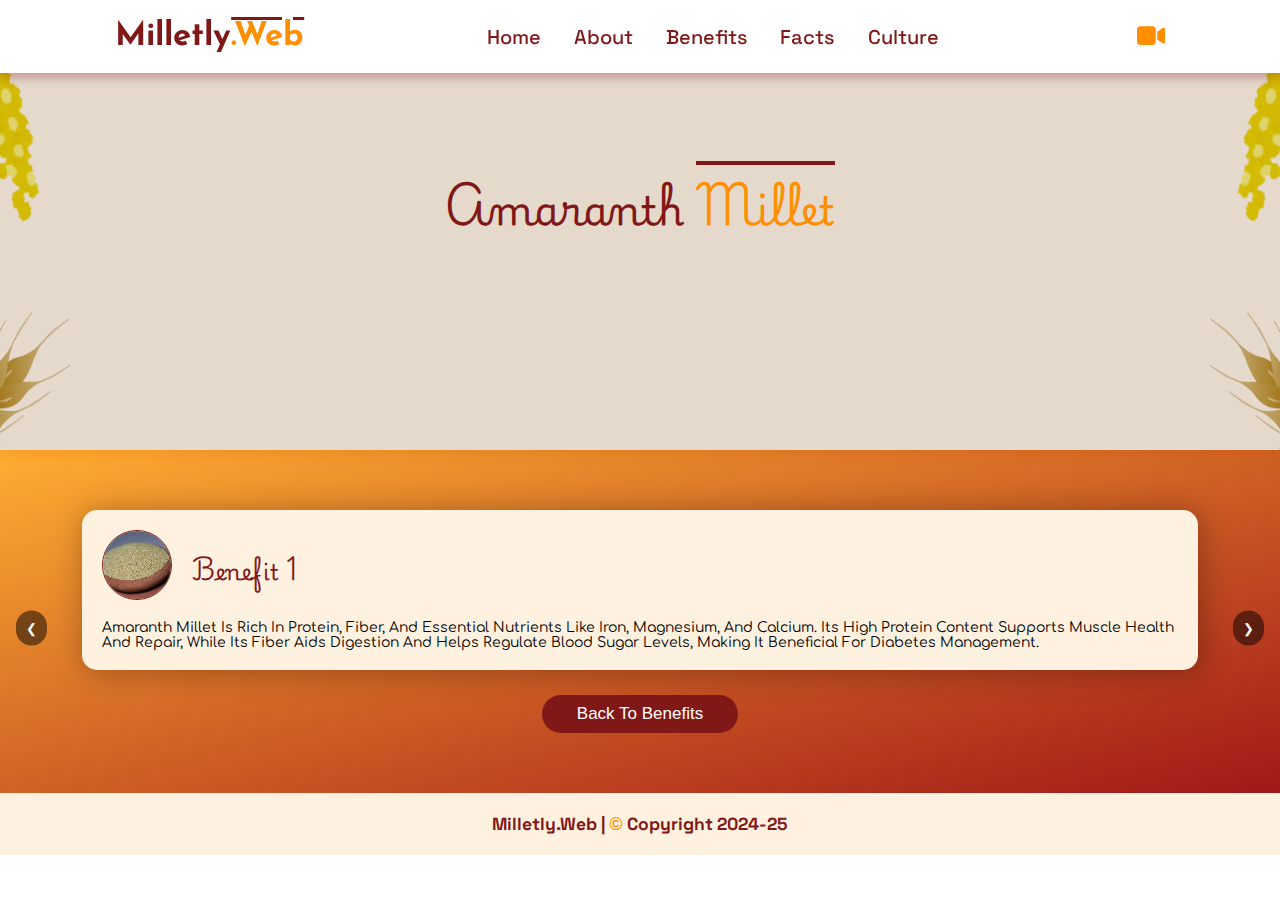
<file: amarnath.html>
<!DOCTYPE html>
<html lang="en">
<head>
    <meta charset="UTF-8">
    <meta name="viewport" content="width=device-width, initial-scale=1.0">

    <!--Fonts-->
    <link rel="preconnect" href="https://fonts.googleapis.com">
    <link rel="preconnect" href="https://fonts.gstatic.com" crossorigin>
    <link href="https://fonts.googleapis.com/css2?family=Edu+AU+VIC+WA+NT+Hand:wght@400..700&display=swap" rel="stylesheet">
    <link rel="preconnect" href="https://fonts.googleapis.com">
    <link rel="preconnect" href="https://fonts.gstatic.com" crossorigin>
    <link href="https://fonts.googleapis.com/css2?family=Josefin+Sans:ital,wght@0,100..700;1,100..700&display=swap" rel="stylesheet">
    <link rel="preconnect" href="https://fonts.googleapis.com">
    <link rel="preconnect" href="https://fonts.gstatic.com" crossorigin>
    <link href="https://fonts.googleapis.com/css2?family=Space+Grotesk:wght@300..700&display=swap" rel="stylesheet">
    <link rel="preconnect" href="https://fonts.googleapis.com">
    <link rel="preconnect" href="https://fonts.gstatic.com" crossorigin>
    <link href="https://fonts.googleapis.com/css2?family=Playwrite+AR:wght@100..400&display=swap" rel="stylesheet">
    <link rel="preconnect" href="https://fonts.googleapis.com">
    <link rel="preconnect" href="https://fonts.gstatic.com" crossorigin>
    <link href="https://fonts.googleapis.com/css2?family=Comfortaa:wght@300..700&display=swap" rel="stylesheet">
    <link rel="preconnect" href="https://fonts.googleapis.com">
    <link rel="preconnect" href="https://fonts.gstatic.com" crossorigin>
    <link href="https://fonts.googleapis.com/css2?family=Comfortaa:wght@300..700&family=M+PLUS+1+Code:wght@100..700&display=swap" rel="stylesheet">
    <!--Ending-->
    <link rel="stylesheet" href="https://cdnjs.cloudflare.com/ajax/libs/font-awesome/6.6.0/css/all.min.css">
    <link rel="stylesheet" href="style.css">
    <link rel="icon" type="image/x-icon" href="Fav.PNG">
    <title>Milletly.Web | Facts</title>
</head>
<body>
    <!--Header Section Start-->
    <header>

    <input type="checkbox" name="" id="toggler">
    <label for="toggler" class="fas fa-bars"></label>

        <a href="index.html" class="logo">Milletly<span class="ylow">.Web</span></a>
        <nav class="navbar">
            <a href="index.html">Home</a>
            <a href="about.html">About</a>
            <a href="benefits.html">Benefits</a>
            <a href="facts.html">Facts</a>
            <a href="culture.html">Culture</a>
        </nav>

        <div class="icons">
            <a href="bts.html" class="fa-solid fa-video"></a>
        </div>
    </header>
    <!--Header Section Ends-->
    <!--About Banner Section-->
        <section class="sub-header">
            <h1 class="heading">Amaranth <span class="ylow">Millet</span></h1>
        </section>
    <!--About Banner Section Ends-->
<!-- Facts Section Starts -->
<!--Facts Section Starts-->
<section id="facts" class="facts-slider" style="background: linear-gradient(to bottom right, #ff9900cd, #a11818);">
    <div class="slider-container">
        <div class="slide active">
            <div class="facts-box2">
                <div class="box-top">
                    <div class="up">
                        <div class="up-img">
                            <img src="Anmar11.jpeg" alt="">
                        </div>
                        <div class="fact-h">
                            <strong>Benefit 1</strong>
                        </div>
                    </div>
                    <div class="txt"></div>
                </div>
                <div class="fact-para">
                    <p>Amaranth millet is rich in protein, fiber, and essential nutrients like iron, magnesium, and calcium. Its high protein content supports muscle health and repair, while its fiber aids digestion and helps regulate blood sugar levels, making it beneficial for diabetes management.</p>
                </div>
            </div>
        </div>
        <div class="slide">
            <div class="facts-box2">
                <div class="box-top">
                    <div class="up">
                        <div class="up-img">
                            <img src="Amar2.jpeg" alt="">
                        </div>
                        <div class="fact-h">
                            <strong>Benefit 2</strong>
                        </div>
                    </div>
                    <div class="txt"></div>
                </div>
                <div class="fact-para">
                    <p>The antioxidants in amaranth millet help combat oxidative stress and lower the risk of chronic diseases. Its anti-inflammatory properties contribute to overall health and can alleviate inflammation-related conditions. Regular consumption supports cardiovascular health by reducing cholesterol levels and maintaining healthy blood pressure.</p>
                </div>
            </div>
        </div>
        <div class="slide">
            <div class="facts-box2">
                <div class="box-top">
                    <div class="up">
                        <div class="up-img">
                            <img src="Amar3.jpeg" alt="">
                        </div>
                        <div class="fact-h">
                            <strong>Benefit 3</strong>
                        </div>
                    </div>
                    <div class="txt"></div>
                </div>
                <div class="fact-para">
                    <p>Gluten-free, amaranth millet is suitable for those with gluten intolerance or celiac disease. It is versatile and can be used in various dishes, from traditional porridges to modern salads and baked goods, enhancing nutritional value and supporting a balanced diet.</p>
                </div>
            </div>
        </div>
    </div>
    <button class="prev" onclick="moveSlide(-1)">❮</button>
    <button class="next" onclick="moveSlide(1)">❯</button>
    <a href="benefits.html" class="btn">Back to Benefits</a>
</section>
<!-- Facts Section Ends -->
    <script>
    let currentSlide = 0;
const slides = document.querySelectorAll('.slide');

function showSlide(index) {
    if (index >= slides.length) {
        currentSlide = 0;
    } else if (index < 0) {
        currentSlide = slides.length - 1;
    } else {
        currentSlide = index;
    }
    const offset = -currentSlide * 100;
    document.querySelector('.slider-container').style.transform = `translateX(${offset}%)`;
}

function moveSlide(direction) {
    showSlide(currentSlide + direction);
}
    </script>
    <!--Facts Section Ends-->
    <!--Footer Section Starts-->
    <section class="footer">
        <h1 class="foottxt">Milletly.Web | <span>© </span>Copyright 2024-25</h1>
   </section>
        </body>
    </html>
</file>
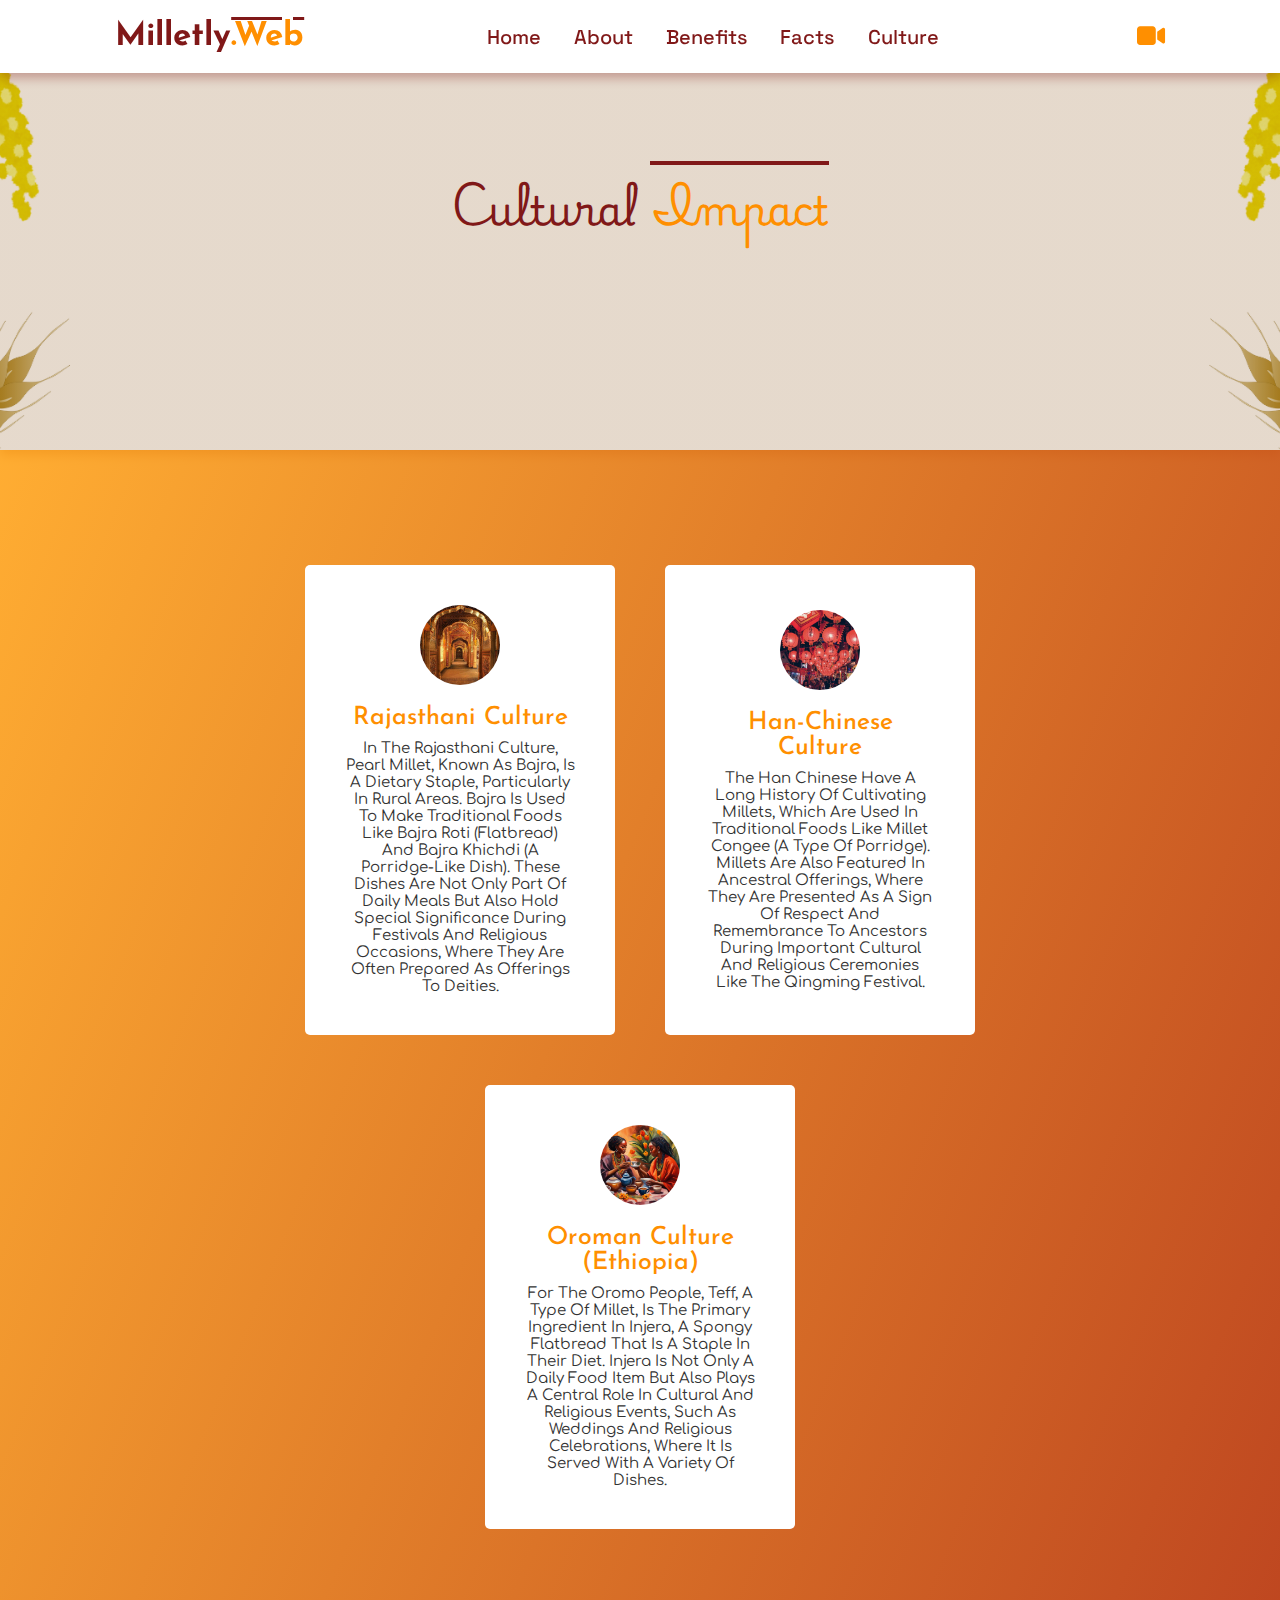
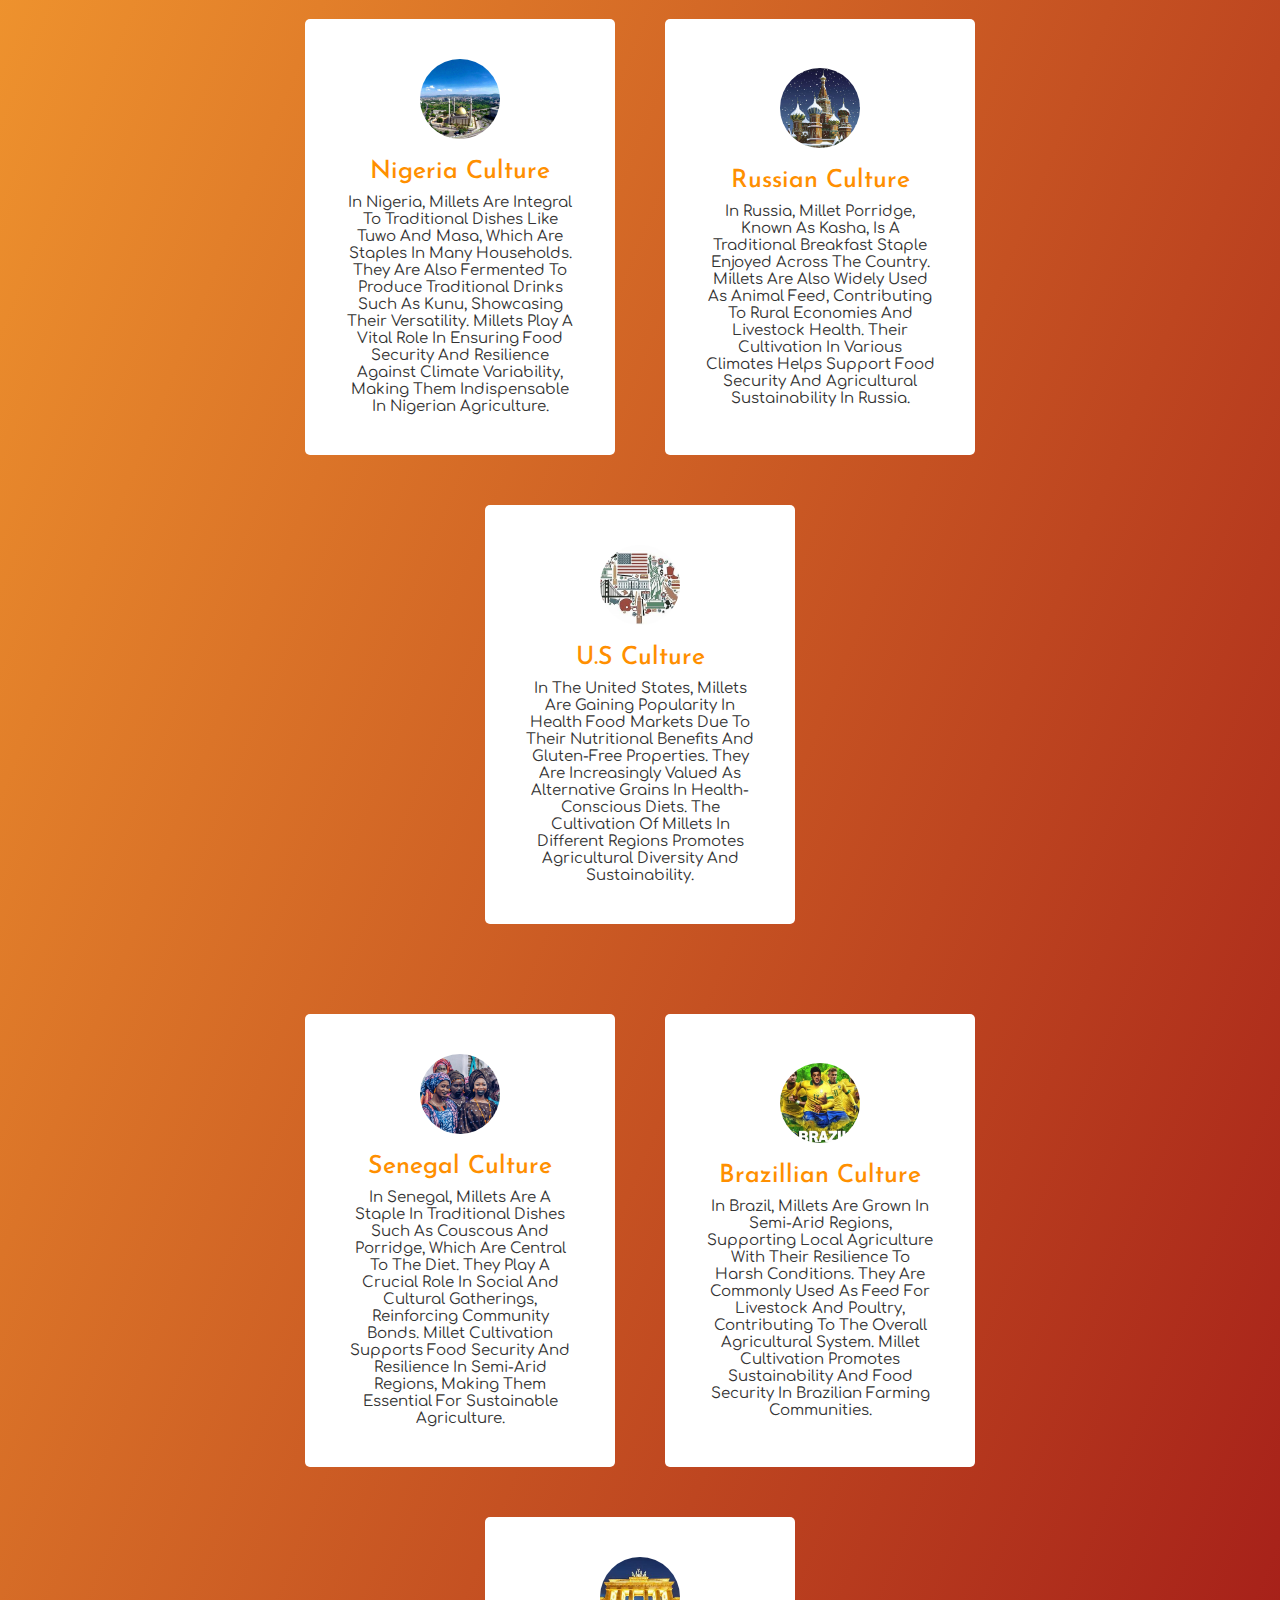
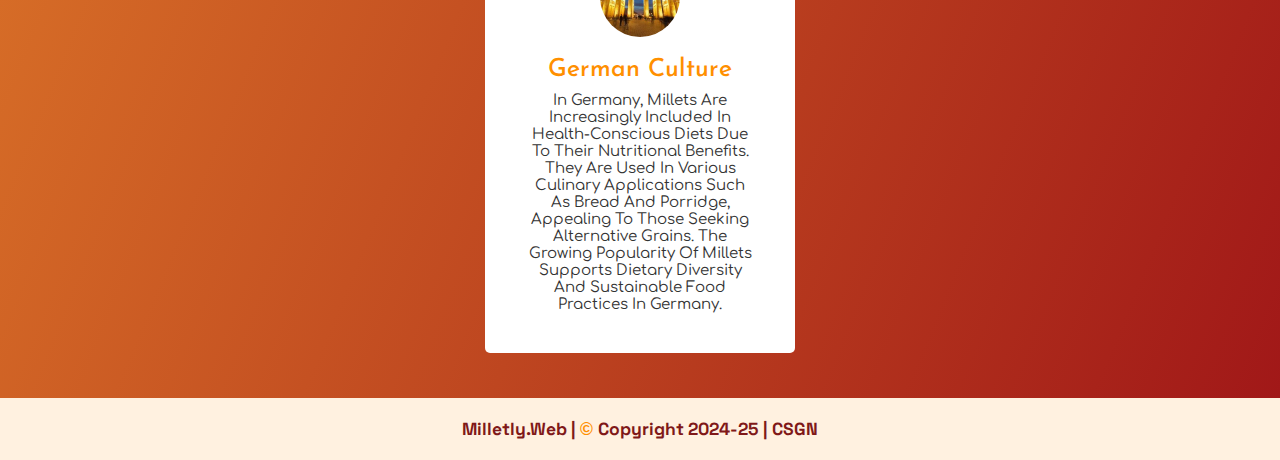
<file: culture.html>
<!DOCTYPE html>
<html lang="en">
<head>
    <meta charset="UTF-8">
    <meta name="viewport" content="width=device-width, initial-scale=1.0">

    <!--Fonts-->
    <link rel="preconnect" href="https://fonts.googleapis.com">
    <link rel="preconnect" href="https://fonts.gstatic.com" crossorigin>
    <link href="https://fonts.googleapis.com/css2?family=Edu+AU+VIC+WA+NT+Hand:wght@400..700&display=swap" rel="stylesheet">
    <link rel="preconnect" href="https://fonts.googleapis.com">
    <link rel="preconnect" href="https://fonts.gstatic.com" crossorigin>
    <link href="https://fonts.googleapis.com/css2?family=Josefin+Sans:ital,wght@0,100..700;1,100..700&display=swap" rel="stylesheet">
    <link rel="preconnect" href="https://fonts.googleapis.com">
    <link rel="preconnect" href="https://fonts.gstatic.com" crossorigin>
    <link href="https://fonts.googleapis.com/css2?family=Space+Grotesk:wght@300..700&display=swap" rel="stylesheet">
    <link rel="preconnect" href="https://fonts.googleapis.com">
    <link rel="preconnect" href="https://fonts.gstatic.com" crossorigin>
    <link href="https://fonts.googleapis.com/css2?family=Playwrite+AR:wght@100..400&display=swap" rel="stylesheet">
    <link rel="preconnect" href="https://fonts.googleapis.com">
    <link rel="preconnect" href="https://fonts.gstatic.com" crossorigin>
    <link href="https://fonts.googleapis.com/css2?family=Comfortaa:wght@300..700&display=swap" rel="stylesheet">
    <link rel="preconnect" href="https://fonts.googleapis.com">
    <link rel="preconnect" href="https://fonts.gstatic.com" crossorigin>
    <link href="https://fonts.googleapis.com/css2?family=Comfortaa:wght@300..700&family=M+PLUS+1+Code:wght@100..700&display=swap" rel="stylesheet">
    <!--Ending-->
    <link rel="stylesheet" href="https://cdnjs.cloudflare.com/ajax/libs/font-awesome/6.6.0/css/all.min.css">
    <link rel="stylesheet" href="style.css">
    <link rel="icon" type="image/x-icon" href="Fav.PNG">
    <title>Milletly.Web | Culture</title>
</head>
<body>
    <!--Header Section Start-->
    <header>

    <input type="checkbox" name="" id="toggler">
    <label for="toggler" class="fas fa-bars"></label>

        <a href="index.html" class="logo">Milletly<span class="ylow">.Web</span></a>
        <nav class="navbar">
            <a href="index.html">Home</a>
            <a href="about.html">About</a>
            <a href="benefits.html">Benefits</a>
            <a href="facts.html">Facts</a>
            <a href="culture.html">Culture</a>
        </nav>

        <div class="icons">
            <a href="bts.html" class="fa-solid fa-video"></a>
        </div>
    </header>
    <!--Header Section Ends-->
    <!--About Banner Section-->
        <section class="sub-header">
            <h1 class="heading">Cultural <span class="ylow">Impact</span></h1>
        </section>
    <!--About Banner Section Ends-->
    <!--Culture Section Starts-->
    <section class="boxes culture-page" id="culture">
        <div class="content">
            <div class="box">
                <div class="imgBox">
                    <img src="Raj1.jpg" alt="Image">
                </div>
                <div class="boxText">
                    <h3>Rajasthani Culture</h3>
                    <p>In the Rajasthani culture, pearl millet, known as bajra, is a dietary staple, particularly in rural areas. Bajra is used to make traditional foods like bajra roti (flatbread) and bajra khichdi (a porridge-like dish). These dishes are not only part of daily meals but also hold special significance during festivals and religious occasions, where they are often prepared as offerings to deities.</p>
                </div>
            </div>
            <div class="box">
                <div class="imgBox">
                    <img src="Han1.jpg" alt="Image">
                </div>
                <div class="boxText">
                    <h3>Han-Chinese Culture</h3>
                    <p>The Han Chinese have a long history of cultivating millets, which are used in traditional foods like millet congee (a type of porridge). Millets are also featured in ancestral offerings, where they are presented as a sign of respect and remembrance to ancestors during important cultural and religious ceremonies like the Qingming Festival.</p>
                </div>
            </div>
            <div class="box">
                <div class="imgBox">
                    <img src="Ethi1.jpg" alt="Image">
                </div>
                <div class="boxText">
                    <h3>Oroman Culture (Ethiopia)</h3>
                    <p> For the Oromo people, teff, a type of millet, is the primary ingredient in injera, a spongy flatbread that is a staple in their diet. Injera is not only a daily food item but also plays a central role in cultural and religious events, such as weddings and religious celebrations, where it is served with a variety of dishes.</p>
                </div>
            </div>
        </div>
        <div class="content">
            <div class="box">
                <div class="imgBox">
                    <img src="Nigeria1.jpg" alt="Image">
                </div>
                <div class="boxText">
                    <h3>Nigeria Culture</h3>
                    <p>In Nigeria, millets are integral to traditional dishes like tuwo and masa, which are staples in many households. They are also fermented to produce traditional drinks such as kunu, showcasing their versatility. Millets play a vital role in ensuring food security and resilience against climate variability, making them indispensable in Nigerian agriculture.</p>
                </div>
            </div>
            <div class="box">
                <div class="imgBox">
                    <img src="Russian1.jpeg" alt="Image">
                </div>
                <div class="boxText">
                    <h3>Russian Culture</h3>
                    <p>In Russia, millet porridge, known as kasha, is a traditional breakfast staple enjoyed across the country. Millets are also widely used as animal feed, contributing to rural economies and livestock health. Their cultivation in various climates helps support food security and agricultural sustainability in Russia.</p>
                </div>
            </div>
            <div class="box">
                <div class="imgBox">
                    <img src="US1.jpeg" alt="Image">
                </div>
                <div class="boxText">
                    <h3>U.S Culture</h3>
                    <p>In the United States, millets are gaining popularity in health food markets due to their nutritional benefits and gluten-free properties. They are increasingly valued as alternative grains in health-conscious diets. The cultivation of millets in different regions promotes agricultural diversity and sustainability.</p>
                </div>
            </div>
        </div>
        <div class="content">
            <div class="box">
                <div class="imgBox">
                    <img src="Senegal1.jpg" alt="Image">
                </div>
                <div class="boxText">
                    <h3>Senegal Culture</h3>
                    <p>In Senegal, millets are a staple in traditional dishes such as couscous and porridge, which are central to the diet. They play a crucial role in social and cultural gatherings, reinforcing community bonds. Millet cultivation supports food security and resilience in semi-arid regions, making them essential for sustainable agriculture.</p>
                </div>
            </div>
            <div class="box">
                <div class="imgBox">
                    <img src="Brazil1.png" alt="Image">
                </div>
                <div class="boxText">
                    <h3>Brazillian Culture</h3>
                    <p>In Brazil, millets are grown in semi-arid regions, supporting local agriculture with their resilience to harsh conditions. They are commonly used as feed for livestock and poultry, contributing to the overall agricultural system. Millet cultivation promotes sustainability and food security in Brazilian farming communities.</p>
                </div>
            </div>
            <div class="box">
                <div class="imgBox">
                    <img src="German1.jpeg" alt="Image">
                </div>
                <div class="boxText">
                    <h3>German Culture</h3>
                    <p>In Germany, millets are increasingly included in health-conscious diets due to their nutritional benefits. They are used in various culinary applications such as bread and porridge, appealing to those seeking alternative grains. The growing popularity of millets supports dietary diversity and sustainable food practices in Germany.</p>
                </div>
            </div>
        </div>
    </section>
    <!--Culture Section Ends-->
    <!--Footer Section Starts-->
    <section class="footer">
        <h1 class="foottxt">Milletly.Web | <span>© </span>Copyright 2024-25 | CSGN</h1>
   </section>
        </body>
    </html>
</file>
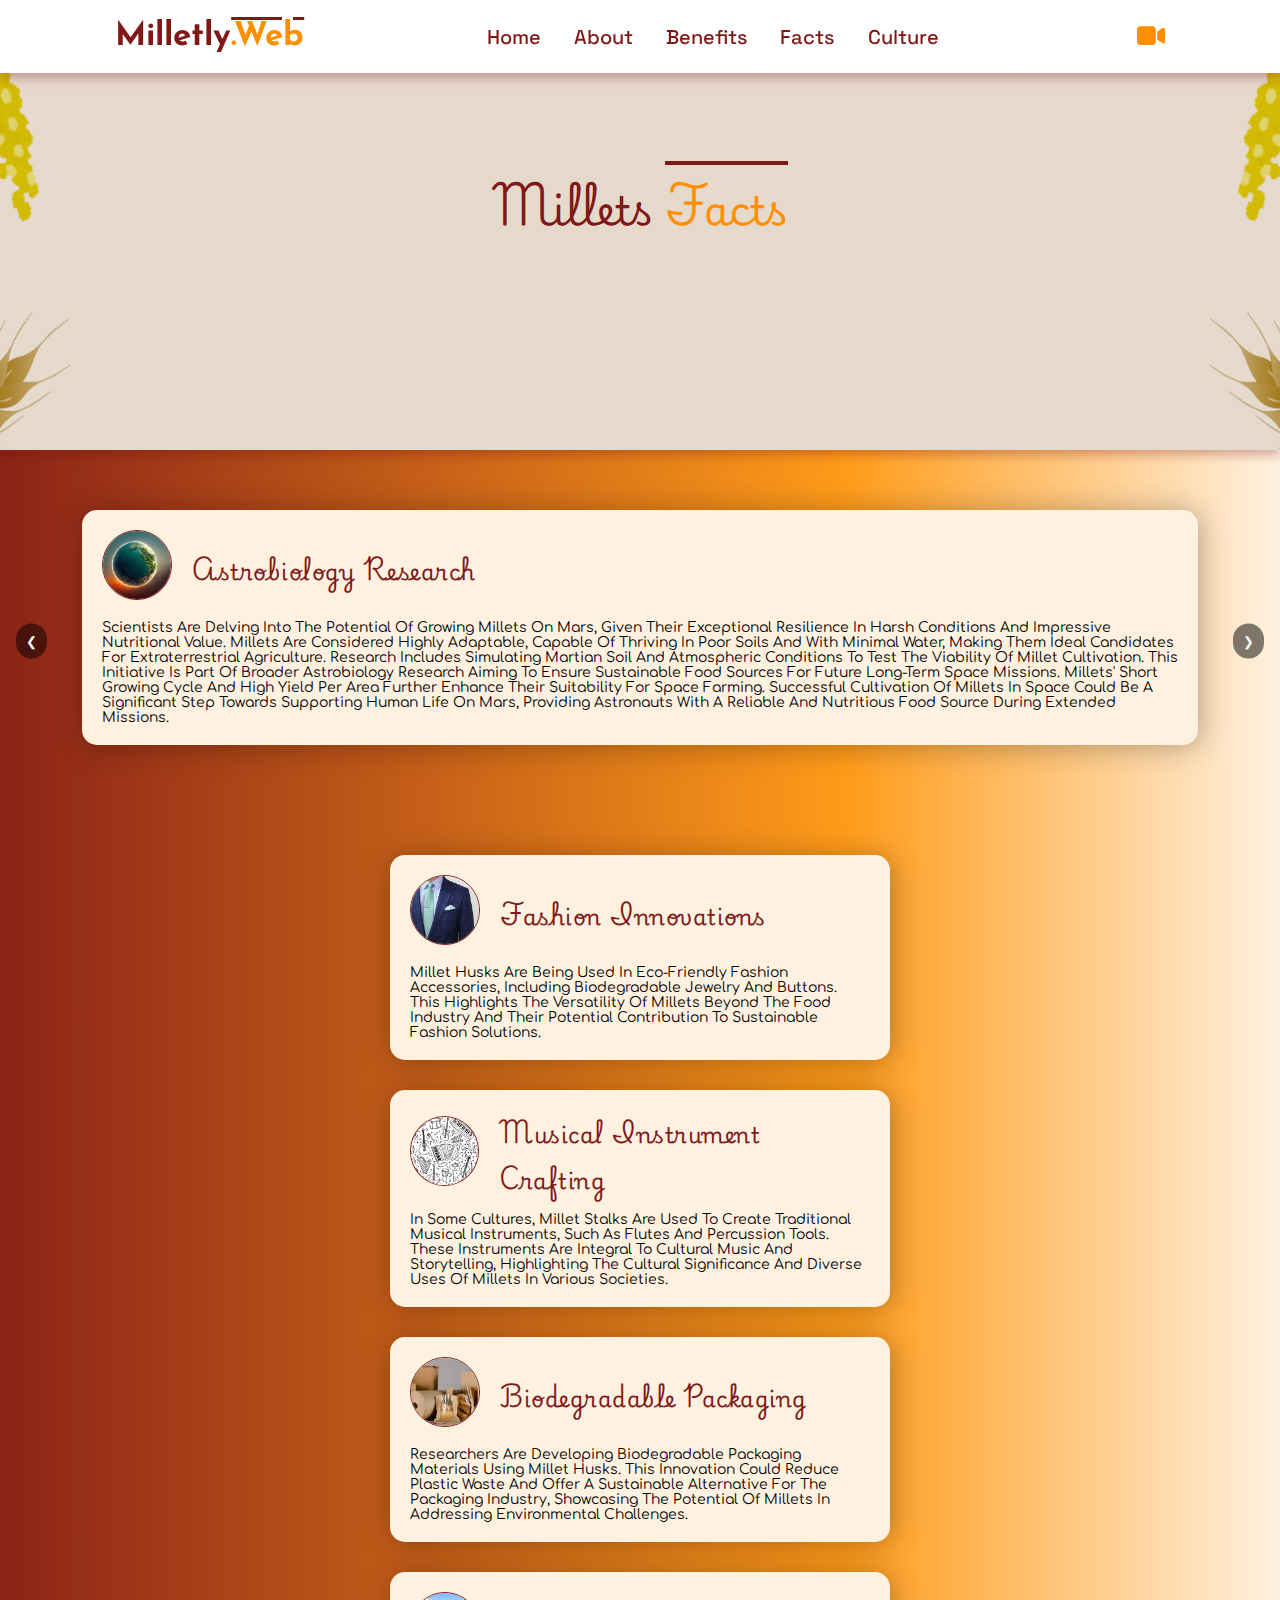
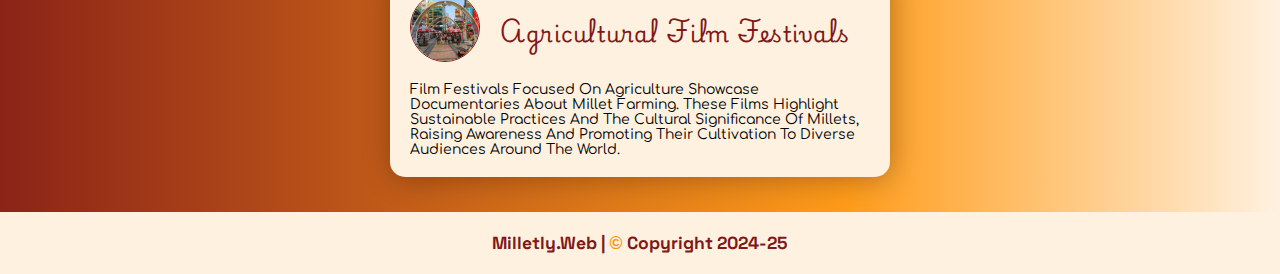
<file: facts.html>
<!DOCTYPE html>
<html lang="en">
<head>
    <meta charset="UTF-8">
    <meta name="viewport" content="width=device-width, initial-scale=1.0">

    <!--Fonts-->
    <link rel="preconnect" href="https://fonts.googleapis.com">
    <link rel="preconnect" href="https://fonts.gstatic.com" crossorigin>
    <link href="https://fonts.googleapis.com/css2?family=Edu+AU+VIC+WA+NT+Hand:wght@400..700&display=swap" rel="stylesheet">
    <link rel="preconnect" href="https://fonts.googleapis.com">
    <link rel="preconnect" href="https://fonts.gstatic.com" crossorigin>
    <link href="https://fonts.googleapis.com/css2?family=Josefin+Sans:ital,wght@0,100..700;1,100..700&display=swap" rel="stylesheet">
    <link rel="preconnect" href="https://fonts.googleapis.com">
    <link rel="preconnect" href="https://fonts.gstatic.com" crossorigin>
    <link href="https://fonts.googleapis.com/css2?family=Space+Grotesk:wght@300..700&display=swap" rel="stylesheet">
    <link rel="preconnect" href="https://fonts.googleapis.com">
    <link rel="preconnect" href="https://fonts.gstatic.com" crossorigin>
    <link href="https://fonts.googleapis.com/css2?family=Playwrite+AR:wght@100..400&display=swap" rel="stylesheet">
    <link rel="preconnect" href="https://fonts.googleapis.com">
    <link rel="preconnect" href="https://fonts.gstatic.com" crossorigin>
    <link href="https://fonts.googleapis.com/css2?family=Comfortaa:wght@300..700&display=swap" rel="stylesheet">
    <link rel="preconnect" href="https://fonts.googleapis.com">
    <link rel="preconnect" href="https://fonts.gstatic.com" crossorigin>
    <link href="https://fonts.googleapis.com/css2?family=Comfortaa:wght@300..700&family=M+PLUS+1+Code:wght@100..700&display=swap" rel="stylesheet">
    <!--Ending-->
    <link rel="stylesheet" href="https://cdnjs.cloudflare.com/ajax/libs/font-awesome/6.6.0/css/all.min.css">
    <link rel="stylesheet" href="style.css">
    <link rel="icon" type="image/x-icon" href="Fav.PNG">
    <title>Milletly.Web | Facts</title>
</head>
<body style="background: linear-gradient(90deg, hsla(0, 68%, 30%, 1) 0%, hsla(6, 71%, 32%, 1) 0%, hsla(34, 100%, 55%, 1) 66%, hsla(33, 100%, 94%, 1) 100%, hsla(33, 100%, 81%, 1) 100%);">
    <!--Header Section Start-->
    <header>

    <input type="checkbox" name="" id="toggler">
    <label for="toggler" class="fas fa-bars"></label>

        <a href="index.html" class="logo">Milletly<span class="ylow">.Web</span></a>
        <nav class="navbar">
            <a href="index.html">Home</a>
            <a href="about.html">About</a>
            <a href="benefits.html">Benefits</a>
            <a href="facts.html">Facts</a>
            <a href="culture.html">Culture</a>
        </nav>

        <div class="icons">
            <a href="bts.html" class="fa-solid fa-video"></a>
        </div>
    </header>
    <!--Header Section Ends-->
    <!--About Banner Section-->
        <section class="sub-header">
            <h1 class="heading">Millets <span class="ylow">Facts</span></h1>
        </section>
    <!--About Banner Section Ends-->
<!-- Facts Section Starts -->
<!--Facts Section Starts-->
<section id="facts" class="facts-slider">
    <div class="slider-container">
        <div class="slide active">
            <div class="facts-box2">
                <div class="box-top">
                    <div class="up">
                        <div class="up-img">
                            <img src="Planet32.jpg" alt="Image">
                        </div>
                        <div class="fact-h">
                            <strong>Astrobiology Research</strong>
                        </div>
                    </div>
                    <div class="txt"></div>
                </div>
                <div class="fact-para">
                    <p>Scientists are delving into the potential of growing millets on Mars, given their exceptional resilience in harsh conditions and impressive nutritional value. Millets are considered highly adaptable, capable of thriving in poor soils and with minimal water, making them ideal candidates for extraterrestrial agriculture. Research includes simulating Martian soil and atmospheric conditions to test the viability of millet cultivation. This initiative is part of broader astrobiology research aiming to ensure sustainable food sources for future long-term space missions. Millets' short growing cycle and high yield per area further enhance their suitability for space farming. Successful cultivation of millets in space could be a significant step towards supporting human life on Mars, providing astronauts with a reliable and nutritious food source during extended missions.</p>
                </div>
            </div>
        </div>
        <div class="slide">
            <div class="facts-box2">
                <div class="box-top">
                    <div class="up">
                        <div class="up-img">
                            <img src="Wine1.jpg" alt="Image">
                        </div>
                        <div class="fact-h">
                            <strong>Historic Millet Wines</strong>
                        </div>
                    </div>
                    <div class="txt"></div>
                </div>
                <div class="fact-para">
                    <p>Millet wine, known as "Huangjiu," holds a significant place in ancient Chinese culture, particularly during the Shang Dynasty (1600–1046 BCE). This traditional alcoholic beverage was brewed from fermented millet grains and used extensively in rituals and ceremonies. The process of making Huangjiu involved intricate fermentation techniques that have been passed down through generations, reflecting the deep cultural heritage of millet-based products. Millet wine was not only a staple drink but also played a vital role in various social and religious events, symbolizing prosperity and celebration. The historical importance of millet wine highlights the versatility of millets beyond their role as a food source, showcasing their integration into cultural practices and traditions. Today, Huangjiu remains a cherished traditional drink, preserving the ancient brewing methods and the cultural legacy of millets in Chinese society.</p>
                </div>
            </div>
        </div>
        <div class="slide">
            <div class="facts-box2">
                <div class="box-top">
                    <div class="up">
                        <div class="up-img">
                            <img src="Arc3.jpg" alt="Image">
                        </div>
                        <div class="fact-h">
                            <strong>Millet in Architecture</strong>
                        </div>
                    </div>
                    <div class="txt"></div>
                </div>
                <div class="fact-para">
                    <p>In parts of Africa, millet stalks have been ingeniously utilized in traditional construction, particularly for thatching roofs. This practice demonstrates the multifaceted uses of millets beyond their nutritional value. Millet stalks are durable, lightweight, and provide excellent insulation, making them an ideal material for roofing in rural areas. The use of millet stalks in architecture is a testament to the resourcefulness of communities in maximizing the utility of available natural resources. Thatch roofs made from millet stalks are known for their ability to keep interiors cool in hot climates and warm during colder months, showcasing their effectiveness in diverse environmental conditions. This traditional building technique is not only sustainable but also culturally significant, preserving ancestral knowledge and craftsmanship. As modern construction materials become more prevalent, the continued use of millet stalks in architecture highlights the importance of maintaining and valuing traditional, eco-friendly practices.</p>
                </div>
            </div>
        </div>
    </div>
    <button class="prev" onclick="moveSlide(-1)">❮</button>
    <button class="next" onclick="moveSlide(1)">❯</button>
</section>
<!-- Facts Section Ends -->
     <!--Facts Section Starts-->
     <section id="facts">
        <div class="box-container">
            <div class="facts-box">
                <div class="box-top">
                    <div class="up">
                        <div class="up-img">
                            <img src="Clo1.jpeg" alt="Images">
                        </div>
                        <div class="fact-h">
                            <strong>Fashion Innovations</strong>
                        </div>
                    </div>
                    <div class="txt">

                    </div>
                </div>

                <!--Main Txt-->
                <div class="fact-para"><p>Millet husks are being used in eco-friendly fashion accessories, including biodegradable jewelry and buttons. This highlights the versatility of millets beyond the food industry and their potential contribution to sustainable fashion solutions.</p></div>

            </div>
            <div class="facts-box">
                <div class="box-top">
                    <div class="up">
                        <div class="up-img">
                            <img src="Music1.jpg" alt="Images">
                        </div>
                        <div class="fact-h">
                            <strong>Musical Instrument Crafting</strong>
                        </div>
                    </div>
                    <div class="txt">

                    </div>
                </div>

                <!--Main Txt-->
                <div class="fact-para"><p>In some cultures, millet stalks are used to create traditional musical instruments, such as flutes and percussion tools. These instruments are integral to cultural music and storytelling, highlighting the cultural significance and diverse uses of millets in various societies.</p></div>

            </div>
            <div class="facts-box">
                <div class="box-top">
                    <div class="up">
                        <div class="up-img">
                            <img src="Pack1.jpeg" alt="Image">
                        </div>
                        <div class="fact-h">
                            <strong>Biodegradable Packaging</strong>
                        </div>
                    </div>
                    <div class="txt">

                    </div>
                </div>

                <!--Main Txt-->
                <div class="fact-para"><p>Researchers are developing biodegradable packaging materials using millet husks. This innovation could reduce plastic waste and offer a sustainable alternative for the packaging industry, showcasing the potential of millets in addressing environmental challenges.</p></div>

            </div>
            <div class="facts-box">
                <div class="box-top">
                    <div class="up">
                        <div class="up-img">
                            <img src="Film1.jpeg" alt="Image">
                        </div>
                        <div class="fact-h">
                            <strong>Agricultural Film Festivals</strong>
                        </div>
                    </div>
                    <div class="txt">

                    </div>
                </div>

                <!--Main Txt-->
                <div class="fact-para"><p>Film festivals focused on agriculture showcase documentaries about millet farming. These films highlight sustainable practices and the cultural significance of millets, raising awareness and promoting their cultivation to diverse audiences around the world.</p></div>

            </div>
        </div>
    </section>
    <!--Facts Section Ends-->
    <script>
    let currentSlide = 0;
const slides = document.querySelectorAll('.slide');

function showSlide(index) {
    if (index >= slides.length) {
        currentSlide = 0;
    } else if (index < 0) {
        currentSlide = slides.length - 1;
    } else {
        currentSlide = index;
    }
    const offset = -currentSlide * 100;
    document.querySelector('.slider-container').style.transform = `translateX(${offset}%)`;
}

function moveSlide(direction) {
    showSlide(currentSlide + direction);
}
    </script>
    <!--Facts Section Ends-->
    <!--Footer Section Starts-->
    <section class="footer">
        <h1 class="foottxt">Milletly.Web | <span>© </span>Copyright 2024-25</h1>
   </section>
        </body>
    </html>
</file>
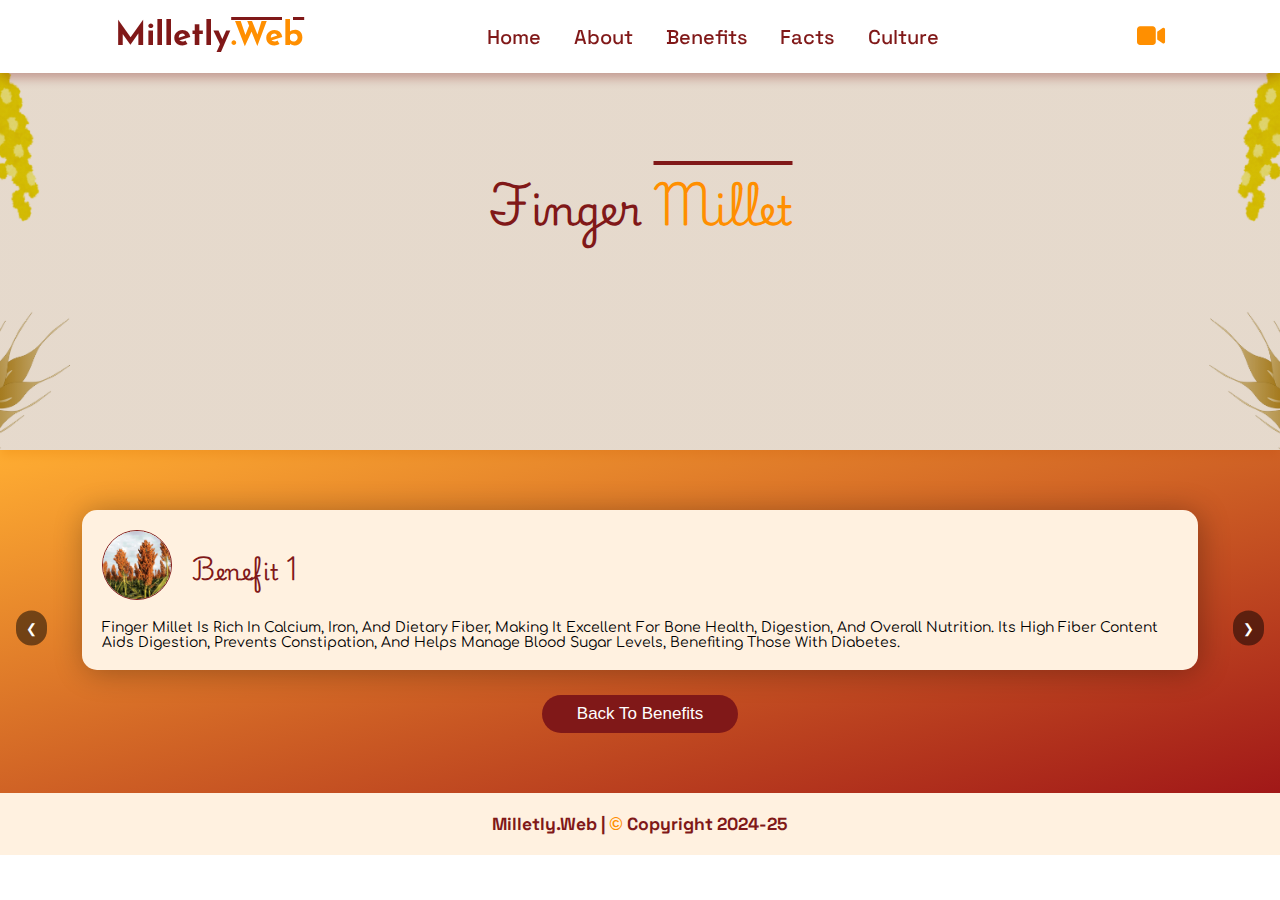
<file: fingerbenefits.html>
<!DOCTYPE html>
<html lang="en">
<head>
    <meta charset="UTF-8">
    <meta name="viewport" content="width=device-width, initial-scale=1.0">

    <!--Fonts-->
    <link rel="preconnect" href="https://fonts.googleapis.com">
    <link rel="preconnect" href="https://fonts.gstatic.com" crossorigin>
    <link href="https://fonts.googleapis.com/css2?family=Edu+AU+VIC+WA+NT+Hand:wght@400..700&display=swap" rel="stylesheet">
    <link rel="preconnect" href="https://fonts.googleapis.com">
    <link rel="preconnect" href="https://fonts.gstatic.com" crossorigin>
    <link href="https://fonts.googleapis.com/css2?family=Josefin+Sans:ital,wght@0,100..700;1,100..700&display=swap" rel="stylesheet">
    <link rel="preconnect" href="https://fonts.googleapis.com">
    <link rel="preconnect" href="https://fonts.gstatic.com" crossorigin>
    <link href="https://fonts.googleapis.com/css2?family=Space+Grotesk:wght@300..700&display=swap" rel="stylesheet">
    <link rel="preconnect" href="https://fonts.googleapis.com">
    <link rel="preconnect" href="https://fonts.gstatic.com" crossorigin>
    <link href="https://fonts.googleapis.com/css2?family=Playwrite+AR:wght@100..400&display=swap" rel="stylesheet">
    <link rel="preconnect" href="https://fonts.googleapis.com">
    <link rel="preconnect" href="https://fonts.gstatic.com" crossorigin>
    <link href="https://fonts.googleapis.com/css2?family=Comfortaa:wght@300..700&display=swap" rel="stylesheet">
    <link rel="preconnect" href="https://fonts.googleapis.com">
    <link rel="preconnect" href="https://fonts.gstatic.com" crossorigin>
    <link href="https://fonts.googleapis.com/css2?family=Comfortaa:wght@300..700&family=M+PLUS+1+Code:wght@100..700&display=swap" rel="stylesheet">
    <!--Ending-->
    <link rel="stylesheet" href="https://cdnjs.cloudflare.com/ajax/libs/font-awesome/6.6.0/css/all.min.css">
    <link rel="stylesheet" href="style.css">
    <link rel="icon" type="image/x-icon" href="Fav.PNG">
    <title>Milletly.Web | Facts</title>
</head>
<body>
    <!--Header Section Start-->
    <header>

    <input type="checkbox" name="" id="toggler">
    <label for="toggler" class="fas fa-bars"></label>

        <a href="index.html" class="logo">Milletly<span class="ylow">.Web</span></a>
        <nav class="navbar">
            <a href="index.html">Home</a>
            <a href="about.html">About</a>
            <a href="benefits.html">Benefits</a>
            <a href="facts.html">Facts</a>
            <a href="culture.html">Culture</a>
        </nav>

        <div class="icons">
            <a href="bts.html" class="fa-solid fa-video"></a>
        </div>
    </header>
    <!--Header Section Ends-->
    <!--About Banner Section-->
        <section class="sub-header">
            <h1 class="heading">Finger <span class="ylow">Millet</span></h1>
        </section>
    <!--About Banner Section Ends-->
<!-- Facts Section Starts -->
<!--Facts Section Starts-->
<section id="facts" class="facts-slider" style="background: linear-gradient(to bottom right, #ff9900cd, #a11818);">
    <div class="slider-container">
        <div class="slide active">
            <div class="facts-box2">
                <div class="box-top">
                    <div class="up">
                        <div class="up-img">
                            <img src="Finger1.jpg" alt="">
                        </div>
                        <div class="fact-h">
                            <strong>Benefit 1</strong>
                        </div>
                    </div>
                    <div class="txt"></div>
                </div>
                <div class="fact-para">
                    <p> Finger millet is rich in calcium, iron, and dietary fiber, making it excellent for bone health, digestion, and overall nutrition. Its high fiber content aids digestion, prevents constipation, and helps manage blood sugar levels, benefiting those with diabetes.</p>
                </div>
            </div>
        </div>
        <div class="slide">
            <div class="facts-box2">
                <div class="box-top">
                    <div class="up">
                        <div class="up-img">
                            <img src="Finger2.jpeg" alt="">
                        </div>
                        <div class="fact-h">
                            <strong>Benefit 2</strong>
                        </div>
                    </div>
                    <div class="txt"></div>
                </div>
                <div class="fact-para">
                    <p>The antioxidants in finger millet combat oxidative stress and lower the risk of chronic diseases. Its anti-inflammatory properties support overall health and can help reduce inflammation-related conditions. Regular consumption also promotes cardiovascular health by lowering cholesterol levels and maintaining healthy blood pressure.</p>
                </div>
            </div>
        </div>
        <div class="slide">
            <div class="facts-box2">
                <div class="box-top">
                    <div class="up">
                        <div class="up-img">
                            <img src="Fineger3.jpeg" alt="">
                        </div>
                        <div class="fact-h">
                            <strong>Benefit 3</strong>
                        </div>
                    </div>
                    <div class="txt"></div>
                </div>
                <div class="fact-para">
                    <p>As a gluten-free grain, finger millet is ideal for individuals with gluten intolerance or celiac disease. It is versatile and can be used in a variety of dishes, including traditional porridges, snacks, and baked goods, adding nutritional value and supporting a balanced diet.</p>
                </div>
            </div>
        </div>
    </div>
    <button class="prev" onclick="moveSlide(-1)">❮</button>
    <button class="next" onclick="moveSlide(1)">❯</button>
    <a href="benefits.html" class="btn">Back to Benefits</a>
</section>
<!-- Facts Section Ends -->
    <script>
    let currentSlide = 0;
const slides = document.querySelectorAll('.slide');

function showSlide(index) {
    if (index >= slides.length) {
        currentSlide = 0;
    } else if (index < 0) {
        currentSlide = slides.length - 1;
    } else {
        currentSlide = index;
    }
    const offset = -currentSlide * 100;
    document.querySelector('.slider-container').style.transform = `translateX(${offset}%)`;
}

function moveSlide(direction) {
    showSlide(currentSlide + direction);
}
    </script>
    <!--Facts Section Ends-->
    <!--Footer Section Starts-->
    <section class="footer">
        <h1 class="foottxt">Milletly.Web | <span>© </span>Copyright 2024-25</h1>
   </section>
        </body>
    </html>
</file>
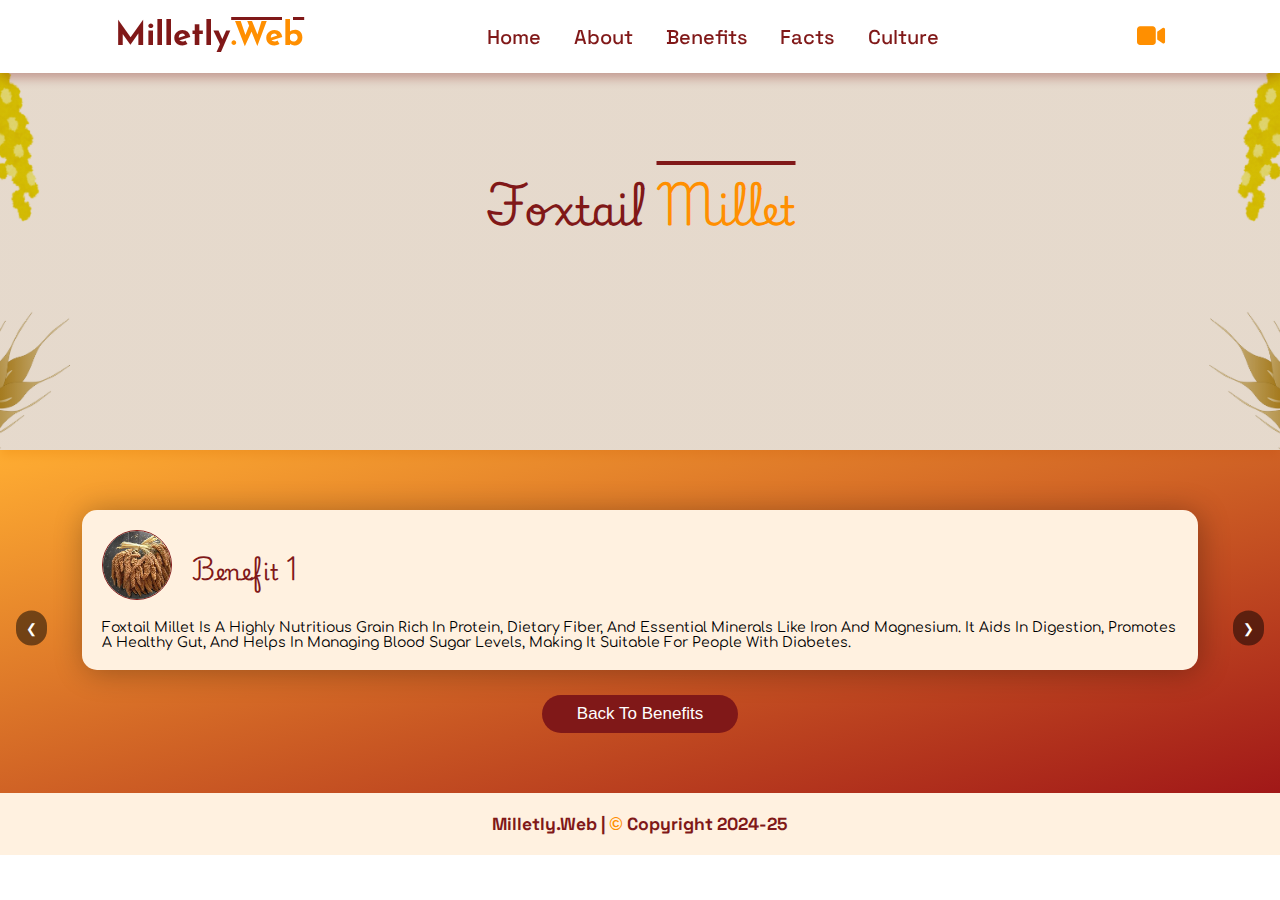
<file: foxtailbenefit.html>
<!DOCTYPE html>
<html lang="en">
<head>
    <meta charset="UTF-8">
    <meta name="viewport" content="width=device-width, initial-scale=1.0">

    <!--Fonts-->
    <link rel="preconnect" href="https://fonts.googleapis.com">
    <link rel="preconnect" href="https://fonts.gstatic.com" crossorigin>
    <link href="https://fonts.googleapis.com/css2?family=Edu+AU+VIC+WA+NT+Hand:wght@400..700&display=swap" rel="stylesheet">
    <link rel="preconnect" href="https://fonts.googleapis.com">
    <link rel="preconnect" href="https://fonts.gstatic.com" crossorigin>
    <link href="https://fonts.googleapis.com/css2?family=Josefin+Sans:ital,wght@0,100..700;1,100..700&display=swap" rel="stylesheet">
    <link rel="preconnect" href="https://fonts.googleapis.com">
    <link rel="preconnect" href="https://fonts.gstatic.com" crossorigin>
    <link href="https://fonts.googleapis.com/css2?family=Space+Grotesk:wght@300..700&display=swap" rel="stylesheet">
    <link rel="preconnect" href="https://fonts.googleapis.com">
    <link rel="preconnect" href="https://fonts.gstatic.com" crossorigin>
    <link href="https://fonts.googleapis.com/css2?family=Playwrite+AR:wght@100..400&display=swap" rel="stylesheet">
    <link rel="preconnect" href="https://fonts.googleapis.com">
    <link rel="preconnect" href="https://fonts.gstatic.com" crossorigin>
    <link href="https://fonts.googleapis.com/css2?family=Comfortaa:wght@300..700&display=swap" rel="stylesheet">
    <link rel="preconnect" href="https://fonts.googleapis.com">
    <link rel="preconnect" href="https://fonts.gstatic.com" crossorigin>
    <link href="https://fonts.googleapis.com/css2?family=Comfortaa:wght@300..700&family=M+PLUS+1+Code:wght@100..700&display=swap" rel="stylesheet">
    <!--Ending-->
    <link rel="stylesheet" href="https://cdnjs.cloudflare.com/ajax/libs/font-awesome/6.6.0/css/all.min.css">
    <link rel="stylesheet" href="style.css">
    <link rel="icon" type="image/x-icon" href="Fav.PNG">
    <title>Milletly.Web | Facts</title>
</head>
<body>
    <!--Header Section Start-->
    <header>

    <input type="checkbox" name="" id="toggler">
    <label for="toggler" class="fas fa-bars"></label>

        <a href="index.html" class="logo">Milletly<span class="ylow">.Web</span></a>
        <nav class="navbar">
            <a href="index.html">Home</a>
            <a href="about.html">About</a>
            <a href="benefits.html">Benefits</a>
            <a href="facts.html">Facts</a>
            <a href="culture.html">Culture</a>
        </nav>

        <div class="icons">
            <a href="bts.html" class="fa-solid fa-video"></a>
        </div>
    </header>
    <!--Header Section Ends-->
    <!--About Banner Section-->
        <section class="sub-header">
            <h1 class="heading">Foxtail <span class="ylow">Millet</span></h1>
        </section>
    <!--About Banner Section Ends-->
<!-- Facts Section Starts -->
<!--Facts Section Starts-->
<section id="facts" class="facts-slider" style="background: linear-gradient(to bottom right, #ff9900cd, #a11818);">
    <div class="slider-container">
        <div class="slide active">
            <div class="facts-box2">
                <div class="box-top">
                    <div class="up">
                        <div class="up-img">
                            <img src="Fox1.jpeg" alt="">
                        </div>
                        <div class="fact-h">
                            <strong>Benefit 1</strong>
                        </div>
                    </div>
                    <div class="txt"></div>
                </div>
                <div class="fact-para">
                    <p>
                        Foxtail millet is a highly nutritious grain rich in protein, dietary fiber, and essential minerals like iron and magnesium. It aids in digestion, promotes a healthy gut, and helps in managing blood sugar levels, making it suitable for people with diabetes.</p>
                </div>
            </div>
        </div>
        <div class="slide">
            <div class="facts-box2">
                <div class="box-top">
                    <div class="up">
                        <div class="up-img">
                            <img src="Fox3.jpg" alt="">
                        </div>
                        <div class="fact-h">
                            <strong>Benefit 2</strong>
                        </div>
                    </div>
                    <div class="txt"></div>
                </div>
                <div class="fact-para">
                    <p>The antioxidants in foxtail millet help protect against oxidative stress and reduce the risk of chronic diseases. Its anti-inflammatory properties support overall health and can alleviate inflammation-related conditions. Regular consumption can improve cardiovascular health by lowering cholesterol and maintaining healthy blood pressure.</p>
                </div>
            </div>
        </div>
        <div class="slide">
            <div class="facts-box2">
                <div class="box-top">
                    <div class="up">
                        <div class="up-img">
                            <img src="FOx2.jpeg" alt="">
                        </div>
                        <div class="fact-h">
                            <strong>Benefit 3</strong>
                        </div>
                    </div>
                    <div class="txt"></div>
                </div>
                <div class="fact-para">
                    <p>Being gluten-free, foxtail millet is an excellent option for those with gluten intolerance or celiac disease. It is versatile and can be used in various dishes, from traditional porridges to modern salads and smoothies, providing nutritional value and supporting a balanced diet.
                </p>
                </div>
            </div>
        </div>
    </div>
    <button class="prev" onclick="moveSlide(-1)">❮</button>
    <button class="next" onclick="moveSlide(1)">❯</button>
    <a href="benefits.html" class="btn">Back to Benefits</a>
</section>
<!-- Facts Section Ends -->
    <script>
    let currentSlide = 0;
const slides = document.querySelectorAll('.slide');

function showSlide(index) {
    if (index >= slides.length) {
        currentSlide = 0;
    } else if (index < 0) {
        currentSlide = slides.length - 1;
    } else {
        currentSlide = index;
    }
    const offset = -currentSlide * 100;
    document.querySelector('.slider-container').style.transform = `translateX(${offset}%)`;
}

function moveSlide(direction) {
    showSlide(currentSlide + direction);
}
    </script>
    <!--Facts Section Ends-->
    <!--Footer Section Starts-->
    <section class="footer">
        <h1 class="foottxt">Milletly.Web | <span>© </span>Copyright 2024-25</h1>
   </section>
        </body>
    </html>
</file>
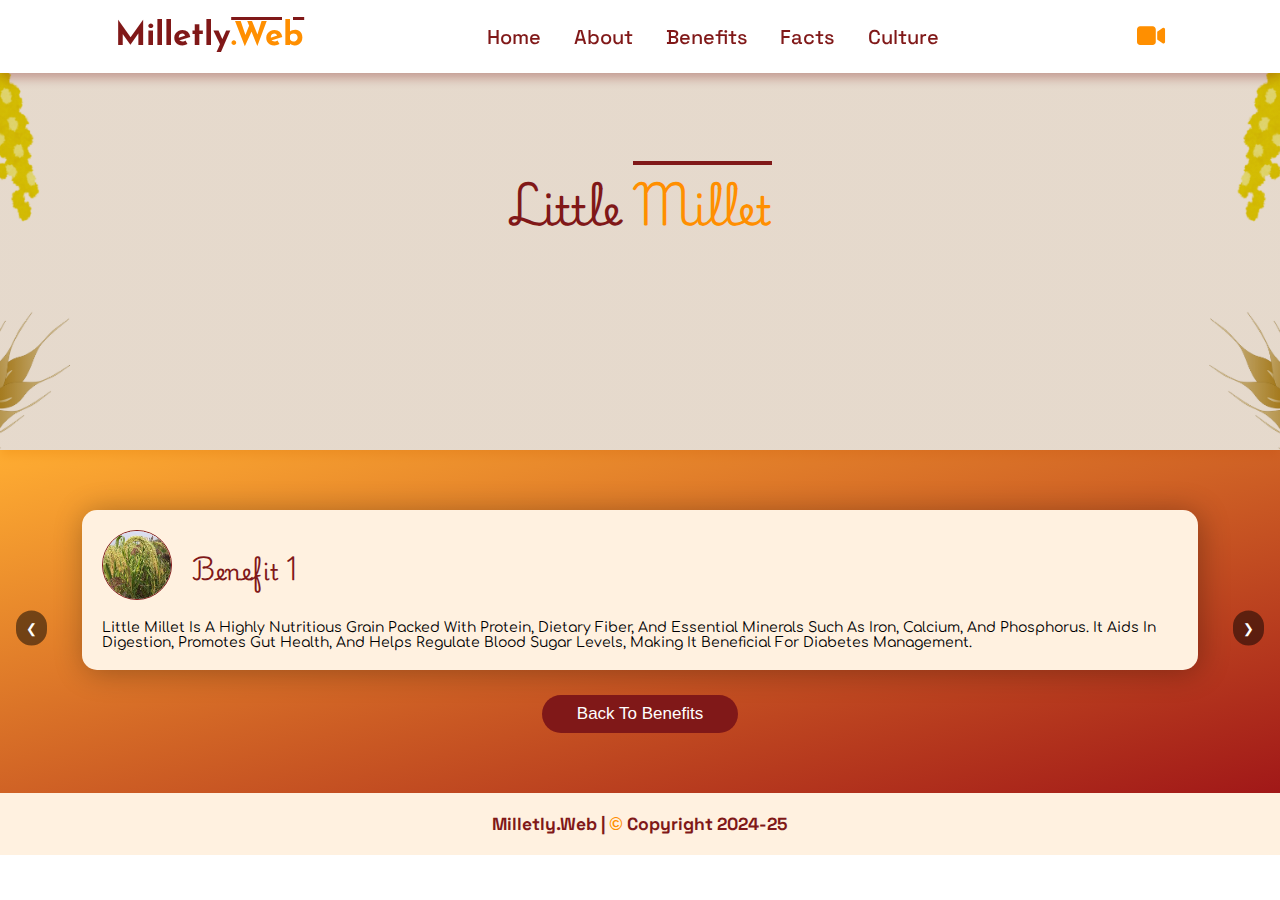
<file: littlebenefits.html>
<!DOCTYPE html>
<html lang="en">
<head>
    <meta charset="UTF-8">
    <meta name="viewport" content="width=device-width, initial-scale=1.0">

    <!--Fonts-->
    <link rel="preconnect" href="https://fonts.googleapis.com">
    <link rel="preconnect" href="https://fonts.gstatic.com" crossorigin>
    <link href="https://fonts.googleapis.com/css2?family=Edu+AU+VIC+WA+NT+Hand:wght@400..700&display=swap" rel="stylesheet">
    <link rel="preconnect" href="https://fonts.googleapis.com">
    <link rel="preconnect" href="https://fonts.gstatic.com" crossorigin>
    <link href="https://fonts.googleapis.com/css2?family=Josefin+Sans:ital,wght@0,100..700;1,100..700&display=swap" rel="stylesheet">
    <link rel="preconnect" href="https://fonts.googleapis.com">
    <link rel="preconnect" href="https://fonts.gstatic.com" crossorigin>
    <link href="https://fonts.googleapis.com/css2?family=Space+Grotesk:wght@300..700&display=swap" rel="stylesheet">
    <link rel="preconnect" href="https://fonts.googleapis.com">
    <link rel="preconnect" href="https://fonts.gstatic.com" crossorigin>
    <link href="https://fonts.googleapis.com/css2?family=Playwrite+AR:wght@100..400&display=swap" rel="stylesheet">
    <link rel="preconnect" href="https://fonts.googleapis.com">
    <link rel="preconnect" href="https://fonts.gstatic.com" crossorigin>
    <link href="https://fonts.googleapis.com/css2?family=Comfortaa:wght@300..700&display=swap" rel="stylesheet">
    <link rel="preconnect" href="https://fonts.googleapis.com">
    <link rel="preconnect" href="https://fonts.gstatic.com" crossorigin>
    <link href="https://fonts.googleapis.com/css2?family=Comfortaa:wght@300..700&family=M+PLUS+1+Code:wght@100..700&display=swap" rel="stylesheet">
    <!--Ending-->
    <link rel="stylesheet" href="https://cdnjs.cloudflare.com/ajax/libs/font-awesome/6.6.0/css/all.min.css">
    <link rel="stylesheet" href="style.css">
    <link rel="icon" type="image/x-icon" href="Fav.PNG">
    <title>Milletly.Web | Facts</title>
</head>
<body>
    <!--Header Section Start-->
    <header>

    <input type="checkbox" name="" id="toggler">
    <label for="toggler" class="fas fa-bars"></label>

        <a href="index.html" class="logo">Milletly<span class="ylow">.Web</span></a>
        <nav class="navbar">
            <a href="index.html">Home</a>
            <a href="about.html">About</a>
            <a href="benefits.html">Benefits</a>
            <a href="facts.html">Facts</a>
            <a href="culture.html">Culture</a>
        </nav>

        <div class="icons">
            <a href="bts.html" class="fa-solid fa-video"></a>
        </div>
    </header>
    <!--Header Section Ends-->
    <!--About Banner Section-->
        <section class="sub-header">
            <h1 class="heading">Little <span class="ylow">Millet</span></h1>
        </section>
    <!--About Banner Section Ends-->
<!-- Facts Section Starts -->
<!--Facts Section Starts-->
<section id="facts" class="facts-slider" style="background: linear-gradient(to bottom right, #ff9900cd, #a11818);">
    <div class="slider-container">
        <div class="slide active">
            <div class="facts-box2">
                <div class="box-top">
                    <div class="up">
                        <div class="up-img">
                            <img src="Little1.jpeg" alt="">
                        </div>
                        <div class="fact-h">
                            <strong>Benefit 1</strong>
                        </div>
                    </div>
                    <div class="txt"></div>
                </div>
                <div class="fact-para">
                    <p>Little millet is a highly nutritious grain packed with protein, dietary fiber, and essential minerals such as iron, calcium, and phosphorus. It aids in digestion, promotes gut health, and helps regulate blood sugar levels, making it beneficial for diabetes management.</p>
                </div>
            </div>
        </div>
        <div class="slide">
            <div class="facts-box2">
                <div class="box-top">
                    <div class="up">
                        <div class="up-img">
                            <img src="Little2.jpeg" alt="">
                        </div>
                        <div class="fact-h">
                            <strong>Benefit 2</strong>
                        </div>
                    </div>
                    <div class="txt"></div>
                </div>
                <div class="fact-para">
                    <p>Rich in antioxidants, little millet helps protect the body from oxidative stress and reduces the risk of chronic diseases. Its anti-inflammatory properties support overall health and can help manage inflammation-related conditions. Regular consumption can also support cardiovascular health by lowering cholesterol levels and maintaining healthy blood pressure.</p>
                </div>
            </div>
        </div>
        <div class="slide">
            <div class="facts-box2">
                <div class="box-top">
                    <div class="up">
                        <div class="up-img">
                            <img src="Little3.jpeg" alt="">
                        </div>
                        <div class="fact-h">
                            <strong>Benefit 3</strong>
                        </div>
                    </div>
                    <div class="txt"></div>
                </div>
                <div class="fact-para">
                    <p>Little millet is gluten-free, making it a suitable option for those with gluten intolerance or celiac disease. Its versatility allows it to be used in a variety of dishes, from traditional porridges and snacks to modern salads and baked goods, enhancing the nutritional value of meals.</p>
                </div>
            </div>
        </div>
    </div>
    <button class="prev" onclick="moveSlide(-1)">❮</button>
    <button class="next" onclick="moveSlide(1)">❯</button>
    <a href="benefits.html" class="btn">Back to Benefits</a>
</section>
<!-- Facts Section Ends -->
    <script>
    let currentSlide = 0;
const slides = document.querySelectorAll('.slide');

function showSlide(index) {
    if (index >= slides.length) {
        currentSlide = 0;
    } else if (index < 0) {
        currentSlide = slides.length - 1;
    } else {
        currentSlide = index;
    }
    const offset = -currentSlide * 100;
    document.querySelector('.slider-container').style.transform = `translateX(${offset}%)`;
}

function moveSlide(direction) {
    showSlide(currentSlide + direction);
}
    </script>
    <!--Facts Section Ends-->
    <!--Footer Section Starts-->
    <section class="footer">
        <h1 class="foottxt">Milletly.Web | <span>© </span>Copyright 2024-25</h1>
   </section>
        </body>
    </html>
</file>
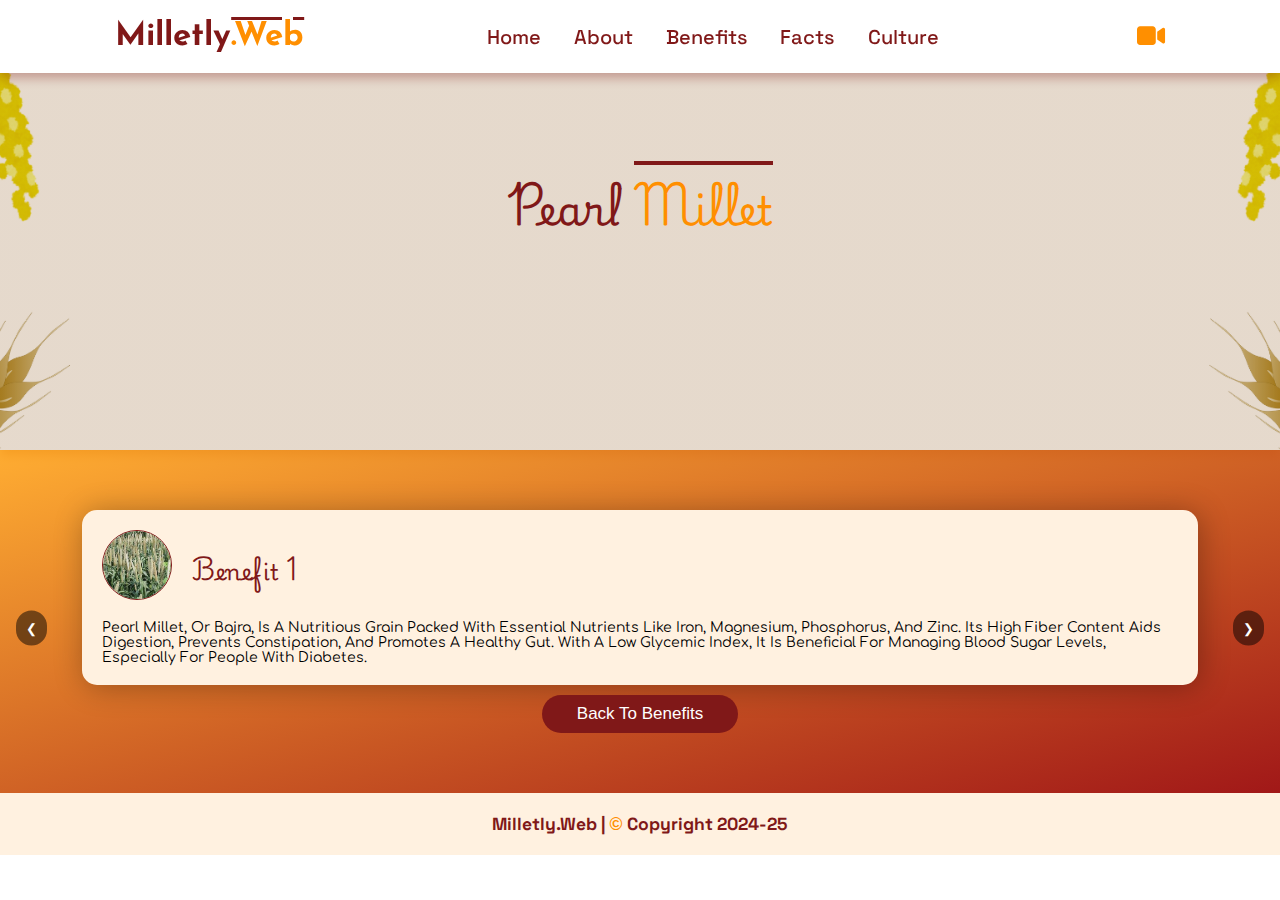
<file: pearlbenefits.html>
<!DOCTYPE html>
<html lang="en">
<head>
    <meta charset="UTF-8">
    <meta name="viewport" content="width=device-width, initial-scale=1.0">

    <!--Fonts-->
    <link rel="preconnect" href="https://fonts.googleapis.com">
    <link rel="preconnect" href="https://fonts.gstatic.com" crossorigin>
    <link href="https://fonts.googleapis.com/css2?family=Edu+AU+VIC+WA+NT+Hand:wght@400..700&display=swap" rel="stylesheet">
    <link rel="preconnect" href="https://fonts.googleapis.com">
    <link rel="preconnect" href="https://fonts.gstatic.com" crossorigin>
    <link href="https://fonts.googleapis.com/css2?family=Josefin+Sans:ital,wght@0,100..700;1,100..700&display=swap" rel="stylesheet">
    <link rel="preconnect" href="https://fonts.googleapis.com">
    <link rel="preconnect" href="https://fonts.gstatic.com" crossorigin>
    <link href="https://fonts.googleapis.com/css2?family=Space+Grotesk:wght@300..700&display=swap" rel="stylesheet">
    <link rel="preconnect" href="https://fonts.googleapis.com">
    <link rel="preconnect" href="https://fonts.gstatic.com" crossorigin>
    <link href="https://fonts.googleapis.com/css2?family=Playwrite+AR:wght@100..400&display=swap" rel="stylesheet">
    <link rel="preconnect" href="https://fonts.googleapis.com">
    <link rel="preconnect" href="https://fonts.gstatic.com" crossorigin>
    <link href="https://fonts.googleapis.com/css2?family=Comfortaa:wght@300..700&display=swap" rel="stylesheet">
    <link rel="preconnect" href="https://fonts.googleapis.com">
    <link rel="preconnect" href="https://fonts.gstatic.com" crossorigin>
    <link href="https://fonts.googleapis.com/css2?family=Comfortaa:wght@300..700&family=M+PLUS+1+Code:wght@100..700&display=swap" rel="stylesheet">
    <!--Ending-->
    <link rel="stylesheet" href="https://cdnjs.cloudflare.com/ajax/libs/font-awesome/6.6.0/css/all.min.css">
    <link rel="stylesheet" href="style.css">
    <link rel="icon" type="image/x-icon" href="Fav.PNG">
    <title>Milletly.Web | Facts</title>
</head>
<body>
    <!--Header Section Start-->
    <header>

    <input type="checkbox" name="" id="toggler">
    <label for="toggler" class="fas fa-bars"></label>

        <a href="index.html" class="logo">Milletly<span class="ylow">.Web</span></a>
        <nav class="navbar">
            <a href="index.html">Home</a>
            <a href="about.html">About</a>
            <a href="benefits.html">Benefits</a>
            <a href="facts.html">Facts</a>
            <a href="culture.html">Culture</a>
        </nav>

        <div class="icons">
            <a href="bts.html" class="fa-solid fa-video"></a>
        </div>
    </header>
    <!--Header Section Ends-->
    <!--About Banner Section-->
        <section class="sub-header">
            <h1 class="heading">Pearl <span class="ylow">Millet</span></h1>
        </section>
    <!--About Banner Section Ends-->
<!-- Facts Section Starts -->
<!--Facts Section Starts-->
<section id="facts" class="facts-slider" style="background: linear-gradient(to bottom right, #ff9900cd, #a11818);">
    <div class="slider-container">
        <div class="slide active">
            <div class="facts-box2">
                <div class="box-top">
                    <div class="up">
                        <div class="up-img">
                            <img src="download.jpeg" alt="">
                        </div>
                        <div class="fact-h">
                            <strong>Benefit 1</strong>
                        </div>
                    </div>
                    <div class="txt"></div>
                </div>
                <div class="fact-para">
                    <p>Pearl millet, or bajra, is a nutritious grain packed with essential nutrients like iron, magnesium, phosphorus, and zinc. Its high fiber content aids digestion, prevents constipation, and promotes a healthy gut. With a low glycemic index, it is beneficial for managing blood sugar levels, especially for people with diabetes.</p>
                </div>
            </div>
        </div>
        <div class="slide">
            <div class="facts-box2">
                <div class="box-top">
                    <div class="up">
                        <div class="up-img">
                            <img src="Pearl1.jpeg" alt="">
                        </div>
                        <div class="fact-h">
                            <strong>Benefit 2</strong>
                        </div>
                    </div>
                    <div class="txt"></div>
                </div>
                <div class="fact-para">
                    <p>Pearl millet has strong antioxidant properties, protecting the body from free radicals and reducing the risk of chronic diseases. Its phenolic compounds and flavonoids provide anti-inflammatory effects, helping to reduce inflammation-related conditions. Regular consumption can improve cardiovascular health by lowering cholesterol and maintaining healthy blood pressure.</p>
                </div>
            </div>
        </div>
        <div class="slide">
            <div class="facts-box2">
                <div class="box-top">
                    <div class="up">
                        <div class="up-img">
                            <img src="Pearl3.jpeg" alt="">
                        </div>
                        <div class="fact-h">
                            <strong>Benefit 3</strong>
                        </div>
                    </div>
                    <div class="txt"></div>
                </div>
                <div class="fact-para">
                    <p>Being gluten-free, pearl millet is suitable for those with gluten intolerance or celiac disease. It is versatile and can be used in various recipes, from traditional porridges to modern salads. Incorporating pearl millet into the diet not only adds nutritional value but also supports sustainable agriculture, as it is a drought-resistant crop thriving in arid regions.</p>
                </div>
            </div>
        </div>
    </div>
    <button class="prev" onclick="moveSlide(-1)">❮</button>
    <button class="next" onclick="moveSlide(1)">❯</button>
    <a href="benefits.html" class="btn">Back to Benefits</a>
</section>
<!-- Facts Section Ends -->
    <script>
    let currentSlide = 0;
const slides = document.querySelectorAll('.slide');

function showSlide(index) {
    if (index >= slides.length) {
        currentSlide = 0;
    } else if (index < 0) {
        currentSlide = slides.length - 1;
    } else {
        currentSlide = index;
    }
    const offset = -currentSlide * 100;
    document.querySelector('.slider-container').style.transform = `translateX(${offset}%)`;
}

function moveSlide(direction) {
    showSlide(currentSlide + direction);
}
    </script>
    <!--Facts Section Ends-->
    <!--Footer Section Starts-->
    <section class="footer">
        <h1 class="foottxt">Milletly.Web | <span>© </span>Copyright 2024-25</h1>
   </section>
        </body>
    </html>
</file>
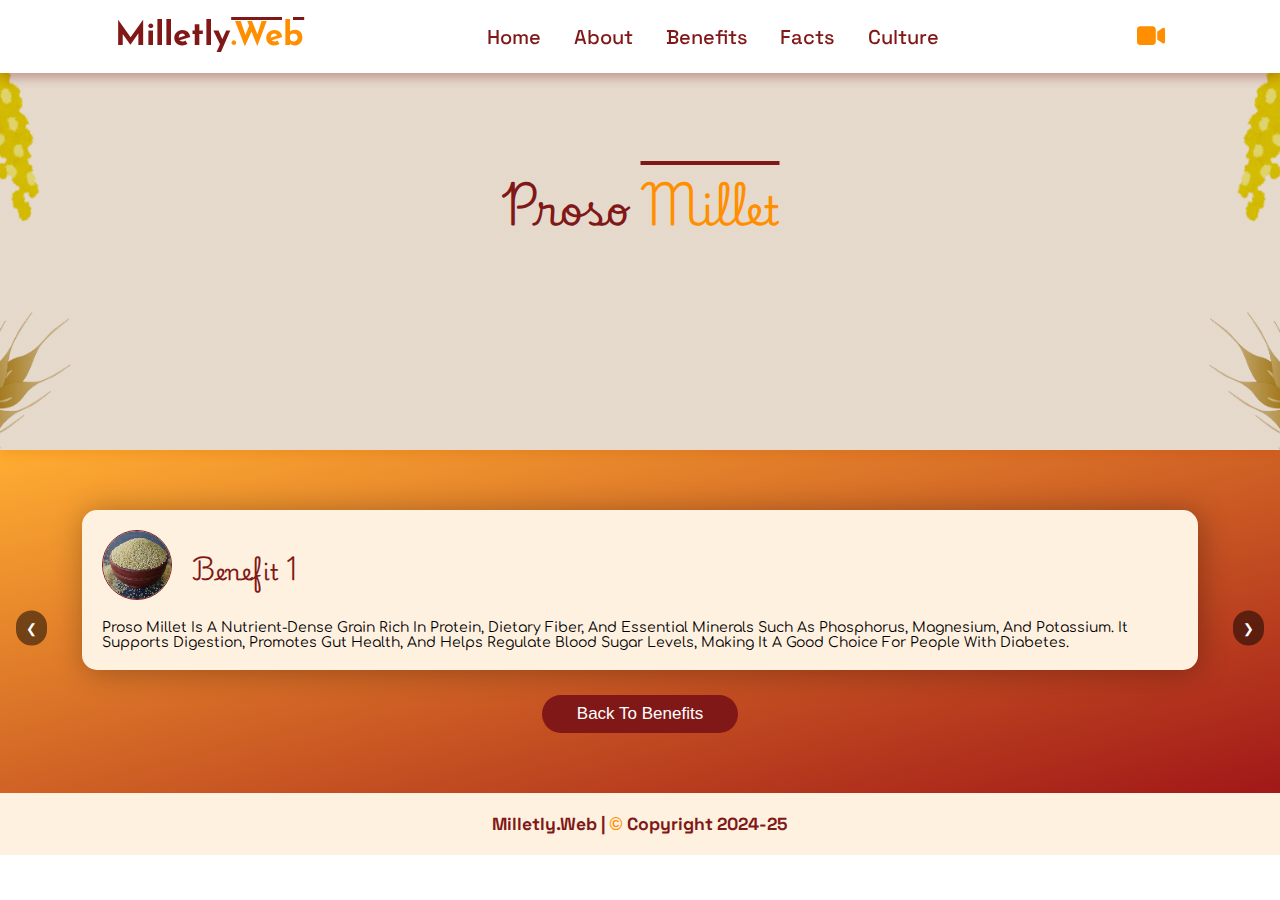
<file: prosobenefit.html>
<!DOCTYPE html>
<html lang="en">
<head>
    <meta charset="UTF-8">
    <meta name="viewport" content="width=device-width, initial-scale=1.0">

    <!--Fonts-->
    <link rel="preconnect" href="https://fonts.googleapis.com">
    <link rel="preconnect" href="https://fonts.gstatic.com" crossorigin>
    <link href="https://fonts.googleapis.com/css2?family=Edu+AU+VIC+WA+NT+Hand:wght@400..700&display=swap" rel="stylesheet">
    <link rel="preconnect" href="https://fonts.googleapis.com">
    <link rel="preconnect" href="https://fonts.gstatic.com" crossorigin>
    <link href="https://fonts.googleapis.com/css2?family=Josefin+Sans:ital,wght@0,100..700;1,100..700&display=swap" rel="stylesheet">
    <link rel="preconnect" href="https://fonts.googleapis.com">
    <link rel="preconnect" href="https://fonts.gstatic.com" crossorigin>
    <link href="https://fonts.googleapis.com/css2?family=Space+Grotesk:wght@300..700&display=swap" rel="stylesheet">
    <link rel="preconnect" href="https://fonts.googleapis.com">
    <link rel="preconnect" href="https://fonts.gstatic.com" crossorigin>
    <link href="https://fonts.googleapis.com/css2?family=Playwrite+AR:wght@100..400&display=swap" rel="stylesheet">
    <link rel="preconnect" href="https://fonts.googleapis.com">
    <link rel="preconnect" href="https://fonts.gstatic.com" crossorigin>
    <link href="https://fonts.googleapis.com/css2?family=Comfortaa:wght@300..700&display=swap" rel="stylesheet">
    <link rel="preconnect" href="https://fonts.googleapis.com">
    <link rel="preconnect" href="https://fonts.gstatic.com" crossorigin>
    <link href="https://fonts.googleapis.com/css2?family=Comfortaa:wght@300..700&family=M+PLUS+1+Code:wght@100..700&display=swap" rel="stylesheet">
    <!--Ending-->
    <link rel="stylesheet" href="https://cdnjs.cloudflare.com/ajax/libs/font-awesome/6.6.0/css/all.min.css">
    <link rel="stylesheet" href="style.css">
    <link rel="icon" type="image/x-icon" href="Fav.PNG">
    <title>Milletly.Web | Facts</title>
</head>
<body>
    <!--Header Section Start-->
    <header>

    <input type="checkbox" name="" id="toggler">
    <label for="toggler" class="fas fa-bars"></label>

        <a href="index.html" class="logo">Milletly<span class="ylow">.Web</span></a>
        <nav class="navbar">
            <a href="index.html">Home</a>
            <a href="about.html">About</a>
            <a href="benefits.html">Benefits</a>
            <a href="facts.html">Facts</a>
            <a href="culture.html">Culture</a>
        </nav>

        <div class="icons">
            <a href="bts.html" class="fa-solid fa-video"></a>
        </div>
    </header>
    <!--Header Section Ends-->
    <!--About Banner Section-->
        <section class="sub-header">
            <h1 class="heading">Proso <span class="ylow">Millet</span></h1>
        </section>
    <!--About Banner Section Ends-->
<!-- Facts Section Starts -->
<!--Facts Section Starts-->
<section id="facts" class="facts-slider" style="background: linear-gradient(to bottom right, #ff9900cd, #a11818);">
    <div class="slider-container">
        <div class="slide active">
            <div class="facts-box2">
                <div class="box-top">
                    <div class="up">
                        <div class="up-img">
                            <img src="Pros1.jpeg" alt="">
                        </div>
                        <div class="fact-h">
                            <strong>Benefit 1</strong>
                        </div>
                    </div>
                    <div class="txt"></div>
                </div>
                <div class="fact-para">
                    <p>Proso millet is a nutrient-dense grain rich in protein, dietary fiber, and essential minerals such as phosphorus, magnesium, and potassium. It supports digestion, promotes gut health, and helps regulate blood sugar levels, making it a good choice for people with diabetes.</p>
                </div>
            </div>
        </div>
        <div class="slide">
            <div class="facts-box2">
                <div class="box-top">
                    <div class="up">
                        <div class="up-img">
                            <img src="Pros2.jpg" alt="">
                        </div>
                        <div class="fact-h">
                            <strong>Benefit 2</strong>
                        </div>
                    </div>
                    <div class="txt"></div>
                </div>
                <div class="fact-para">
                    <p>The antioxidants in proso millet protect against oxidative stress and lower the risk of chronic diseases. Its anti-inflammatory properties contribute to overall health and can help alleviate inflammation-related conditions. Regular consumption supports cardiovascular health by reducing cholesterol levels and maintaining healthy blood pressure.</p>
                </div>
            </div>
        </div>
        <div class="slide">
            <div class="facts-box2">
                <div class="box-top">
                    <div class="up">
                        <div class="up-img">
                            <img src="oPros3.jpeg" alt="">
                        </div>
                        <div class="fact-h">
                            <strong>Benefit 3</strong>
                        </div>
                    </div>
                    <div class="txt"></div>
                </div>
                <div class="fact-para">
                    <p>As a gluten-free grain, proso millet is suitable for those with gluten intolerance or celiac disease. Its versatility allows it to be incorporated into various dishes, from traditional porridges to contemporary salads and baked goods, adding nutritional value and enhancing a balanced diet.</p>
                </div>
            </div>
        </div>
    </div>
    <button class="prev" onclick="moveSlide(-1)">❮</button>
    <button class="next" onclick="moveSlide(1)">❯</button>
    <a href="benefits.html" class="btn">Back to Benefits</a>
</section>
<!-- Facts Section Ends -->
    <script>
    let currentSlide = 0;
const slides = document.querySelectorAll('.slide');

function showSlide(index) {
    if (index >= slides.length) {
        currentSlide = 0;
    } else if (index < 0) {
        currentSlide = slides.length - 1;
    } else {
        currentSlide = index;
    }
    const offset = -currentSlide * 100;
    document.querySelector('.slider-container').style.transform = `translateX(${offset}%)`;
}

function moveSlide(direction) {
    showSlide(currentSlide + direction);
}
    </script>
    <!--Facts Section Ends-->
    <!--Footer Section Starts-->
    <section class="footer">
        <h1 class="foottxt">Milletly.Web | <span>© </span>Copyright 2024-25</h1>
   </section>
        </body>
    </html>
</file>
<file: style.css>
:root{
    --maroon: #801818;
}

*{
    margin: 0; padding: 0;
    box-sizing: border-box;
    font-family: Verdana, Geneva, Tahoma, sans-serif;
    outline: none; border: none;
    text-transform: capitalize;
    transition: .25s linear;
    text-decoration: none;
    transition: all 0.3s cubic-bezier(1, 0.1, 0.1, 1);
}

html{
    font-size: 62.5%;
    scroll-behavior: smooth;
    scroll-padding-top: 6rem;
    overflow-x: hidden;
}

section{
    padding: 2rem 9%;
}

header{
    position: fixed;
    top: 0; left: 0; right: 0;
    background: #fff;
    padding: 2rem 9%;
    display: flex;
    align-items: center;
    justify-content: space-between;
    z-index: 1000;
    box-shadow: 0 .5rem 1rem rgba(117, 11, 11,.3);
}

header .logo{
    font-size: 3.3rem;
    color: var(--maroon);
    font-weight: bolder;
    font-family: "Josefin Sans", sans-serif;
}

header .logo .ylow{
    color: #ff8f00;
    text-decoration: overline;
    text-decoration-color: #801818;
    font-family: "Josefin Sans", sans-serif;
}

header .navbar a{
    font-size: 2rem;
    padding: 0 1.5rem;
    color: var(--maroon);
    text-decoration: none;
    font-family: "Space Grotesk", sans-serif;
    font-weight: 500;
}

header .navbar a:hover{
    color:#ff8f00;
    transform: scale(1.02);
    transform: 0.5s;
    border-radius: 8px;
}

header .icons a{
    font-size: 2.5rem;
    color: #ff8f00;
    margin-left: 1.5rem;
}

header .icons a:hover{
    color: #801818;
    transform: scale(1.1);
}

header #toggler{
    display: none;
}

header .fa-bars{
    font-size: 3rem;
    color: #801818;
    border-radius: .5rem;
    padding: .5rem 1.5rem;
    cursor: pointer;
    border: .1rem solid rgba(0,0,0,0.3);
    display: none;
}

/*--Home Section CSS--*/

.home{
    display: flex;
    align-items: center;
    min-height: 100vh;
    background: url(Banner.png) no-repeat;
    background-size: cover;
    background-position: center;
    box-shadow: 0 .5rem 1rem rgb(0, 0, 0,.2);
}

.home .content{
    max-width: 50rem;
}

.home .content h3{
    font-size: 6rem;
    color: #801818;
    font-family: "Playwrite AR", cursive;
}

.home .content span{
   font-size: 3.5rem;
   color: #ff8f00; 
   padding: 1rem 0;
   line-height: 1.5rem;
   font-family: "Space Grotesk", sans-serif;
}

.home .content p{
    font-size: 1.5rem;
    color: var(--maroon); 
    padding: 1rem 0;
    line-height: 1.5rem;
    font-family: "Comfortaa", sans-serif;
 }

.btn{
    display: inline-block;
    margin-top: 1rem;
    border-radius: 5rem;
    background: var(--maroon);
    color: #fff;
    padding: .9rem 3.5rem;
    cursor: pointer;
    font-size: 1.7rem;
    transition: 0.5s;
}

.btn:hover{
    background: var(--maroon);
    transform: scale(1.2);
    border-radius: 5rem;
    transition: 0.5s;
    box-shadow: 3.5px 3.5px #ff8f00;
    text-decoration: bold;
}

/*---About Us CSS---*/

.heading{
    text-align: left;
    font-size: 4rem;
    color: #801818;
    padding: 1rem;
    margin: 2rem 0;
    font-family: "Playwrite AR", cursive;
}

.heading span{
    color: #ff8f00;
    font-family: "Playwrite AR", cursive;
}

.about .row{
    display: flex;
    align-items: center;
    gap: 2rem;
    flex-wrap: wrap;
    padding: 2rem 0;
    padding-bottom: 3rem;
}

.about .row .vid-container{
    flex:1 1 40rem;
    position: relative;
}

.about .row .vid-container video{
    width: 100%;
    border: 1.5rem solid #fff;
    border-radius: .5rem;
    box-shadow: 0 .5rem 1rem rbga(0,0,0,.1);
    height: 100%;
    object-fit: cover;
}

.about .row .vid-container .h31{
    position: absolute;
    top: 50%; transform: translateY(-50%);
    font-size: 3rem;
    color: #801818;
    background: #fff;
    padding:1rem 2rem;
    width: 100%;
    text-align: center;
    mix-blend-mode: screen;
}

.about .row .content{
    flex:1 1 40rem;
}

.about .row .content .h32{
    font-size: 3rem;
    color: #801818;
    font-family: "Space Grotesk", sans-serif;
}

.h32 span{
    font-family: "Space Grotesk", sans-serif;
}

.about .row .content p{
    font-size: 1.5rem;
    color: #999;
    padding: 3rem 0;
    padding-top: 1rem;
    line-height: 1.5;
    font-family: "Comfortaa", sans-serif;
}

.ylow{
    color: #ff8f00;
    text-decoration: overline;
    text-decoration-color: #801818;
}

/*---Uses/Benifits---*/

.uses{
    background: linear-gradient(rgba(4, 9, 30, 0.2), rgba(4, 9, 30, 0.2)), url(Woodenbg.png);
    width: 100%;
    margin: auto;
    text-align: center;
    padding-top: 10px;
}

.uses h1{
    text-align: center;
    color: #fff;
}

.uses h1 span{
    text-decoration: overline #fff1e0;
}

.UBox:hover{
    transform: scale(1.125);
    border-radius: 10px;
    box-shadow: 1px 1px 5px 5px#ff0000;
    transition: 0.6s;
}

.uses .Udiv{
    flex-basis: 31%;
    border: 10px;
    margin-bottom: 5%;
    text-align: center;
    align-items: center;
}

.uses .Udiv .UBox{
    background-color:#fff;
    padding: 10px;
    padding-left: 5px;
    padding-right: 5px;
    box-shadow: 0 .5rem 1rem rgba(117, 11, 11,.7);
    border-radius: 10px;
}

.uses .Udiv .UBox img{
    width: 70%;
    border-radius: 500px;
    border: .5px solid #801818;
}

.uses .Udiv {
    margin-top: 1px;
    display: flex;
    justify-content: space-around;
}

.uses .Udiv p{
    padding: 0;
    font-size: 12px;
    font-family: "Comfortaa", sans-serif;
}

.uses .Udiv h3{
    margin-top: 16px;
    margin-bottom: 15px;
    text-align: center;
    font-size: 2rem;
    color: #801818;
    font-family: "Space Grotesk", sans-serif;
}

.uses .Udiv span{
    font-family: "Space Grotesk", sans-serif;
}

/*---Facts Section CSS---*/

.facts-sec{
    padding-top: 20px;
    background-color: #fff1e0;
}

.facts-sec h1{
    text-align: center;
}

.container{
    width: 100%;
    min-height: 85vh;
    display: flex;
    align-items: center;
    justify-content: center;
}

.facts{
    width: 90%;
    max-width: 800px;
    margin: auto;
}

.facts-txt{
    background: var(--maroon);
    color: #fff;
    width: 100%;
    height: 380px;
    position: relative;
    box-shadow: 0 15px 20px rgba(0,0,0,0.2);
    border-radius: 5px;
}

.facts-txt:hover{
    transform: scale(1.1);
    border-radius: 15px;
    background-color: #ff8f00;
    box-shadow: 0 25px 30px rgba(0, 0, 0, 0.363);
}

.user-fact{
    width: 80%;
    text-align: center;
    line-height: 30px;
    position: absolute;
    font-size: 15px;
    top: 50%;
    left: 50%;
    transform: translate(-50%,-50%);  
    display: none;

}

.user-fact p{
    font-family: "Edu AU VIC WA NT Hand", cursive;
    font-weight: 500;
    font-size: 18px;
}

.user-fact i{
    font-size: 30px;
    margin-bottom: 30px;
    margin-top: 5px;
}

.user-fact span{
    display: block;
    font-size: 21px;
    margin-top: 40px;
    font-weight: 500;
    font-family: "Playwrite AR", cursive;
}

.facts-pic{
    margin-top: 30px;
    display: flex;
    align-items: center;
    justify-content: center; 
}

.fact-img{
    width: 55px;
    padding: 5px;
    border-radius: 50%;
    margin: 10px;
    cursor: pointer;
}

.user-fact.active-text{
    display: block;
    animation: moveup 0.5s linear forwards;
}

.fact-img.active-img{
    width: 75px;
    border:4px solid #c77100;
}

@keyframes moveup{
    0%{
        margin-top: 25px;
    }

    100%{
        margin-top: 0px;
    }
}

/*---Culture Section CSS---*/

.boxes{
    padding-top: 50px;
}

.boxes{
    background: linear-gradient(rgba(4, 9, 30, 0.7), rgba(4, 9, 30, 0.7)), url(fox-millet-6624694_1920.jpg);
    background-size: cover;
}

.title-white h2{
    color: #fff;
    font-size: 4rem;
    text-align: center;
    font-family: "Playwrite AR", cursive;
    padding-bottom: 2rem;
}

.title-white span{
    font-family: "Playwrite AR", cursive;
    text-decoration: overline #fff1e0;
}

.title-white p{
    font-size: 1.5rem;
    font-family: "Comfortaa", sans-serif;
    color: #fff;
    text-align: center;
}

.boxes .content{
    display: flex;
    justify-content: center;
    flex-wrap: wrap;
    flex-direction: row;
    margin-top: 40px;
}

.boxes .content .box{
    width: 310px;
    margin: 25px;
    padding: 40px;
    background: #fff;
    display: flex;
    justify-content: center;
    align-items: center;
    flex-direction: column;
    border-radius: 5px;
}

.boxes .content .box:hover{
    transform: scale(1.15);
    border-radius: 5px;
    transition: 0.5s;
    background: #fff1e0;
}

.boxes .content .box .imgBox{
    position: relative;
    width: 80px;
    height: 80px;
    margin-bottom: 20px;
    border-radius: 50%;
    overflow: hidden;
}

.boxes .content .box .imgBox img{
    position: relative;
    top: 0;
    left: 0;
    width: 100%;
    height: 100%;
    object-fit: cover;
}

.boxes .content .box .boxText{
    text-align: center;
}

.btn-center{
    padding-left: 45%;
}

.boxes .content .box .boxText p{
    color: #333;
    font-size: 15px;
    font-family: "Comfortaa", sans-serif;
}

.boxes .content .box .boxText h3{
    color: #ff8f00;
    font-size: 2.5em;
    font-weight: 500;
    font-family: "Josefin Sans", sans-serif;
    margin-bottom: 10px;
}

/*---Footer CSS---*/
.footer{
    background: #fff1e0;
}

.foottxt{
    font-size: 1.75rem;
    text-align: center;
    color: var(--maroon);
    font-family: "Space Grotesk", sans-serif;
}

.foottxt span{
    color: #ff8f00;
}

/*---About Us Page CSS---*/

.sub-header{
    height: 50vh;
    width: 100%;
    background-image:linear-gradient(rgba(4, 9, 30, 0.1), rgba(4, 9, 30, 0.1)), url(SubBanner1.png);
    background-position: center;
    background-size: cover;
    box-shadow: 0 .5rem 1rem rgba(117, 11, 11,.3);
}

.sub-header h1{
    text-align: center;
    margin-top: 135px;
}

.row{
    display: flex;
    align-items: center;
    gap: 2rem;
    flex-wrap: wrap;
    padding: 2rem 0;
    padding-bottom: 3rem;
}

.about-us-page .row .vid-container{
    flex:1 1 40rem;
    position: relative;
}

.about-us-page .row .vid-container video{
    width: 100%;
    border: 1.5rem solid #fff;
    border-radius: .5rem;
    box-shadow: 0 .5rem 1rem rbga(0,0,0,.1);
    height: 100%;
    object-fit: cover;
}

.about-us-page .row .vid-container .h31{
    position: absolute;
    top: 50%; transform: translateY(-50%);
    font-size: 3rem;
    color: #801818;
    background: #fff;
    padding:1rem 2rem;
    width: 100%;
    text-align: center;
    mix-blend-mode: screen;
}

.about-us-page .row .content{
    flex:1 1 40rem;
}

.about-us-page .row .content .h32{
    font-size: 3rem;
    color: #801818;
    font-family: "Space Grotesk", sans-serif;
}

.h32 span{
    font-family: "Space Grotesk", sans-serif;
}

.about-us-page .row .content p{
    font-size: 1.5rem;
    color: #000;
    padding: 1rem 0;
    margin: 15px;
    padding-top: 1rem;
    line-height: 1.5;
    font-family: "Comfortaa", sans-serif;
    transition: ease-in-out 0.3s;
}

.about-us-page .row .content p:hover{
    box-shadow: rgba(17, 17, 26, 0.1) 0px 1px 0px, rgba(17, 17, 26, 0.1) 0px 8px 24px, rgba(17, 17, 26, 0.1) 0px 16px 48px;
    transform: scale(1.05);
    font-weight: bold;
    background-color: #fff1e0;
    padding: 5px;
    border-radius: 10px;
}

.about-us-page .row .vid-container{ 
    animation: slideIn 3s ease-out forwards;
}

.ylow{
    color: #ff8f00;
    text-decoration: overline;
    text-decoration-color: #801818;
}

.Type-About-Title{
    color: var(--maroon);
    font-size: 2.5rem;
    text-decoration: overline #ff8f00;
    font-weight: 500;
}

/*---About Us Page Animation---*/
.vid-container {
    position: absolute;
    top: 50%;
    left: 0%;
    transform: translate(-150%, 0%);
    width: 100%; /* Adjust width as needed */
    height: 300px; /* Adjust height as needed */
    display: flex;
    align-items: center;
    justify-content: center;
    z-index: 100;
    animation: slideIn 4s ease-out forwards;
    box-shadow: 0 .5rem 1rem rgba(117, 11, 11,.5);
}

@keyframes slideIn {
    from {
        transform: translate(0%, 0%) translateX(-100%);
        opacity: 0;
    }
    to {
        transform: translate(0%, 0%) translateX(0);
        opacity: 1;
    }

}

@keyframes slideIn {
    from {
        transform: translate(0%, 0%) translateX(-100%);
        opacity: 0;
    }
    to {
        transform: translate(0%, 0%) translateX(0);
        opacity: 1;
    }
}

@keyframes fadeIn {
    from {
        opacity: 0;
    }
    to {
        opacity: 1;
    }
}

.main-video {
    position: absolute;
    top: 0;
    left: 0;
    width: 100%;
    height: 100%;
    object-fit: cover;
    z-index: 0;
}

/*---Culture Page CSS---*/
.culture-page{
    background: linear-gradient(to bottom right, #ff9900cd, #a11818);
}

/* Facts Page CSS */

/* General Styles */
body {
    font-family: 'Josefin Sans', sans-serif;
}

.header, .sub-header, .footer {
    text-align: center;
}

/* Slider Container */
.facts-slider {
    position: relative;
    width: 100%;
    overflow: hidden;
    padding: 0 20px;
    padding-bottom: 60px;
    padding-top: 60px;
}

.slider-container {
    display: flex;
    transition: transform 0.5s ease-in-out;
    width: 100%;
}

.slide {
    min-width: 100%;
    box-sizing: border-box;
}

.facts-box2 {
    width: 90%;
    margin: 0 auto;
    box-shadow: 2px 2px 30px rgba(0,0,0,0.3);
    background-color: #fff1e0;
    padding: 20px;
    border-radius: 15px;
}

.up {
    display: flex;
    align-items: center;
}

.fact-h {
    display: flex;
    flex-direction: column;
}

.fact-h strong {
    padding-left: 20px;
    color: #801818;
    font-size: 2.2rem;
    letter-spacing: 0.5px;
    font-family: "Playwrite AR", cursive;
}

.fact-para p{
    font-size: 1.4rem;
    font-weight: 400;
    color: #000;
    font-family: "Comfortaa", sans-serif;
}

/* Navigation Buttons */
.prev, .next {
    position: absolute;
    top: 50%;
    transform: translateY(-50%);
    background-color: rgba(0, 0, 0, 0.5);
    color: white;
    border: none;
    padding: 10px;
    cursor: pointer;
    border-radius: 50%;
    z-index: 1;


}

.prev {
    left: 10px;
}


.next {
    right: 10px;
}

.prev, .next{
    border-radius: 60px;
    margin: 0.5vw;
}

#facts{
    display: flex;
    justify-content: center;
    align-items: center;
    flex-direction: column;
    width: 100%;
}

.box-container{
    display: flex;
    justify-content: center;
    align-items: center;
    flex-wrap: wrap;
    width: 100%;
    justify-content: space-evenly;
}

.facts-box{
    width: 500px;
    box-shadow: 2px 2px 30px rgba(0,0,0,0.3);
    background-color: #fff1e0;
    padding: 20px;
    margin: 15px;
    cursor: pointer;
    border-radius: 15px;
    transition: all ease 0.3s;
}

.facts-box:hover{
    transform: translateY(-10px);
}

.up-img{
    width: 70px;
    height: 70px;
    border-radius: 50%;
    overflow: hidden;
    margin-bottom: 10px;
    border: 1.6px solid #801818;
}

.up-img img{
    width: 100%;
    height: 100%;
    object-fit: cover;
    object-position: center;
}

.box-top{
    display: flex;
    justify-content: left;
    align-items: left;
    margin-bottom: 10px;
}

/*---Benefits Page CSS---*/

.benefits-page{
    background: linear-gradient(#801818,#a11818,#c77100,#ff8f00,#fff1e0);
}
/*---BTS Page CSS---*/

.bts video{
    width: 100%;
    border-radius: .5rem;
    box-shadow: 0 .5rem 1rem rbga(0,0,0,.1);
    height: 100%;
}

.bts1 .content{
    display: flex;
    justify-content: center;
    flex-wrap: wrap;
    flex-direction: row;
    margin-top: 40px;
}

.bts1 .content .box{
    width: 250px;
    margin: 25px;
    padding: 40px;
    background: #fff1e0;
    display: flex;
    justify-content: center;
    align-items: center;
    flex-direction: column;
    border-radius: 5px;
}

.bts1 .content .box .imgBox{
    position: relative;
    width: 80px;
    height: 80px;
    margin-bottom: 20px;
    border-radius: 50%;
    overflow: hidden;
}

.bts1 .content .box .imgBox img{
    position: relative;
    top: 0;
    left: 0;
    width: 100%;
    height: 100%;
    object-fit: cover;
}

.bts1 .content .box .boxText{
    text-align: center;
}

.bts1 .content .box .boxText p{
    color: #333;
    font-size: 15px;
    font-family: "Comfortaa", sans-serif;
}

.bts1 .content .box .boxText h3{
    color: #ff8f00;
    font-size: 2rem;
    font-weight: 500;
    font-family: "Josefin Sans", sans-serif;
    margin-bottom: 10px;
}

/*---Navigation Responsieve---*/

@media (max-width:991px){
    html{
        font-size: 55%;
    }

    header{
        padding: 2rem;
    }

    section{
        padding: 2rem;
    }

    .home{
        background-position: left;
        background: url(TabBanner1.png) no-repeat;
        background-size: cover;
    }

    .sub-header{
        height: 30vh;
    }

    .btn-center{
        padding-left: 40%;
    }

    .container{
        min-height: 44vh;
    }

}

@media (max-width:768px){
    header .fa-bars{
        display: block;
    }

    header .navbar{
        position: absolute;
        top: 100%; left: 0; right: 0;
        background: white;
        border-top: .1rem solid rbga(0,0,0,.1);
        clip-path: polygon(0 0, 100% 0, 100% 0 ,0 0);
    }

    header #toggler:checked ~ .navbar{
       clip-path: polygon(0 0,100% 0, 100% 100%,0 100%); 
    }

    header .navbar a{
        margin: 1.5rem;
        padding: 1.5rem;
        background: #fff;
        border: .1rem solid rgba(0,0,0,.1);
        display: block;
    }

    .home{
        background: url(MobileBanner1.png) no-repeat;
        background-size: cover;
    }

    .home .content h3{
        font-size: 5rem;
    }

    .home .content span{
        font-size: 2.5rem;
    }

    .sub-header{
        height: 40vh;
    }

    .btn-center{
        padding-left: 32%;
    }

    .facts-txt{
        height: 450px;
    }
}

@media (max-width:450px) {
    
    html{
        font-size: 50%;
    }

    .heading{
        font-size: 3rem;
    }

    .uses .Udiv .UBox{
        width:30%;
    }

}
</file>
